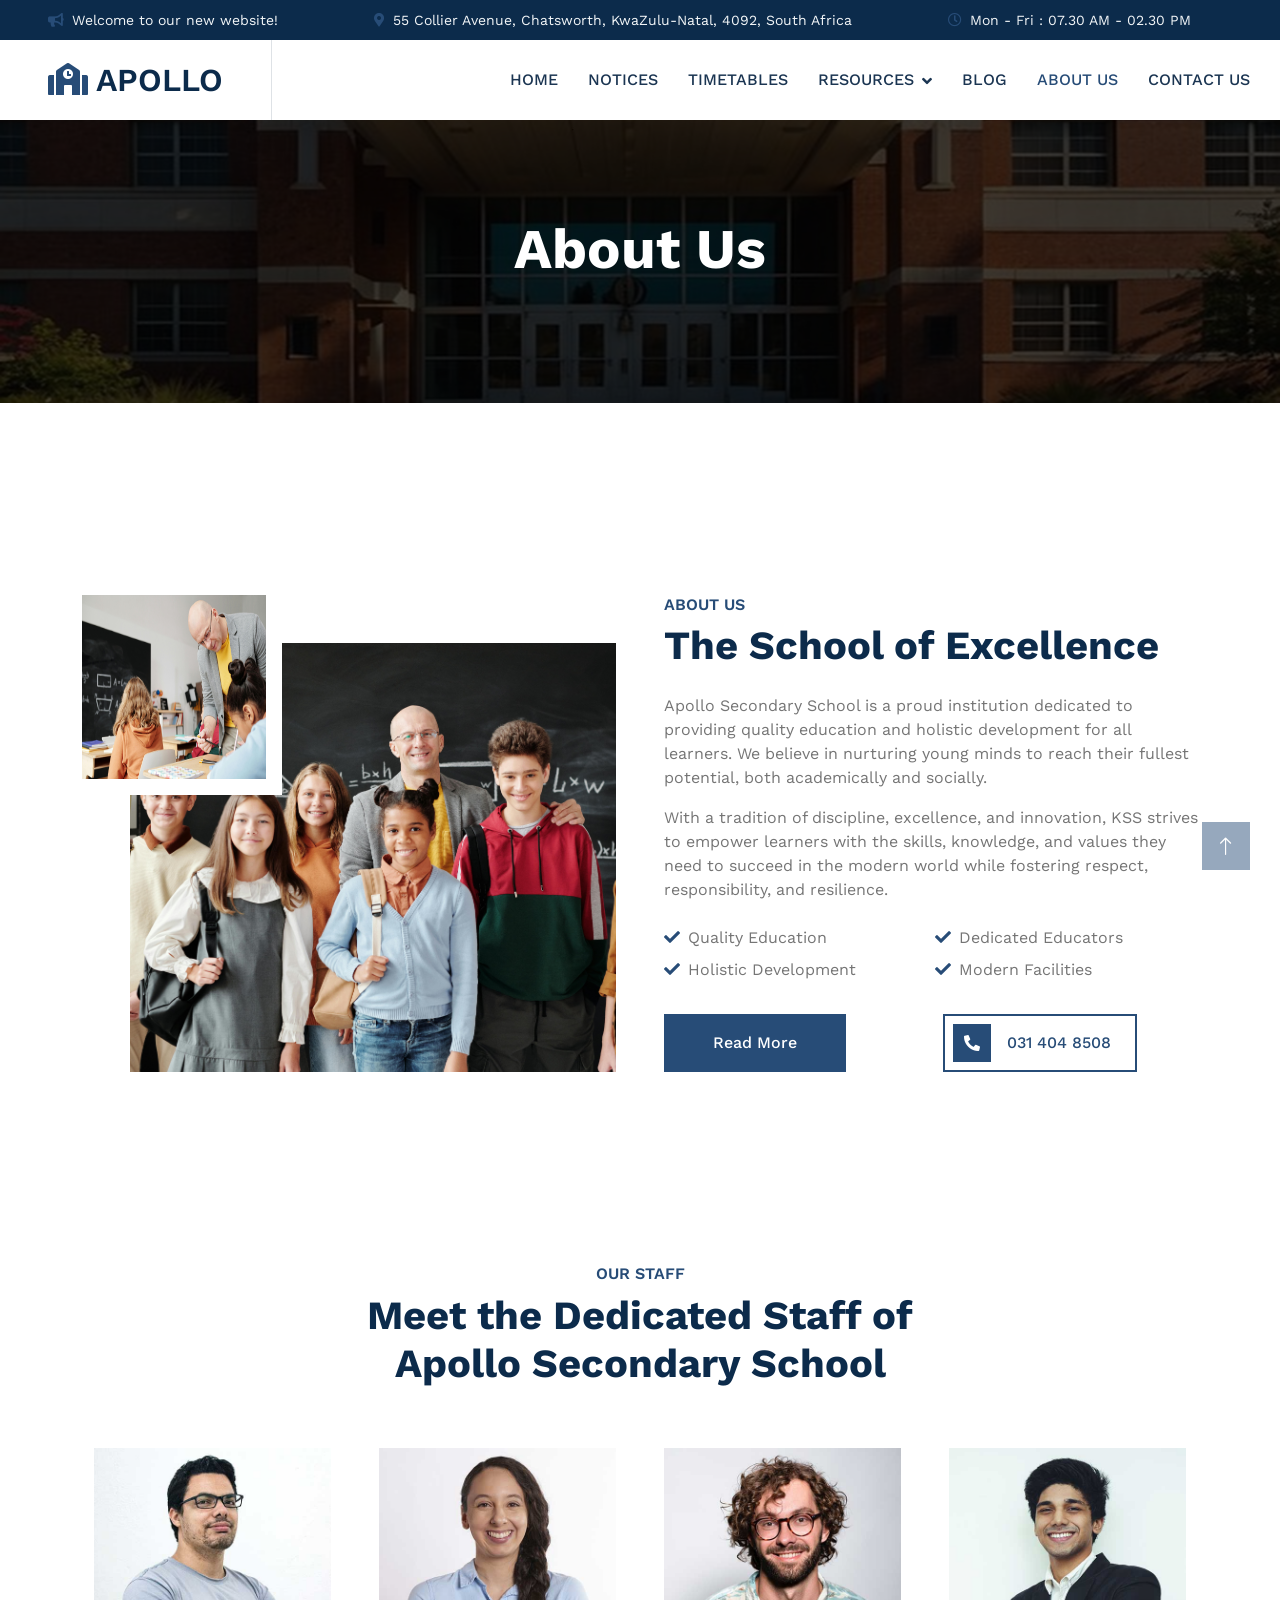
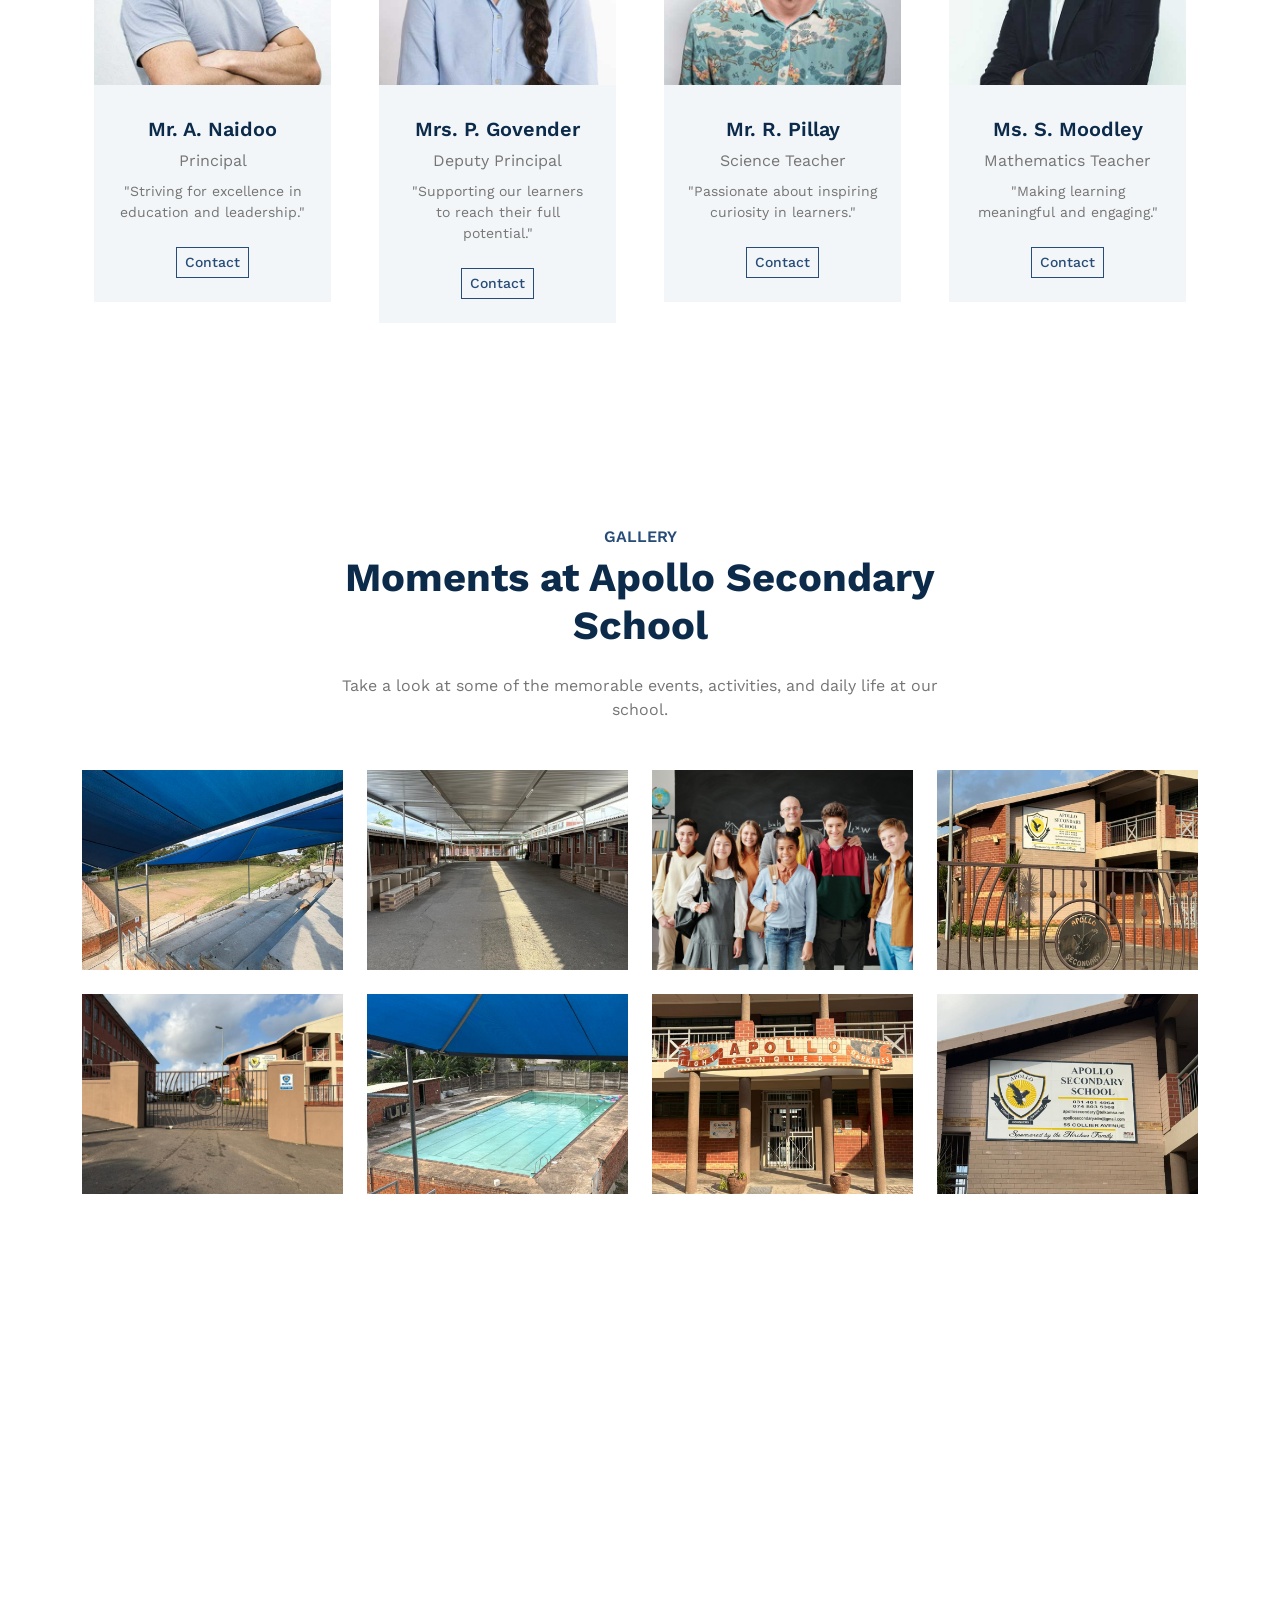
<file: about.html>
<!DOCTYPE html>
<html lang="en">

<head>

    <!-- Google tag (gtag.js) -->
    <script async src="https://www.googletagmanager.com/gtag/js?id=G-QKPHYVEF1Z"></script>
    <script>
        window.dataLayer = window.dataLayer || [];
        function gtag() { dataLayer.push(arguments); }
        gtag('js', new Date());

        gtag('config', 'G-QKPHYVEF1Z');
    </script>

    <meta charset="utf-8">
    <title>About</title>
    <meta content="width=device-width, initial-scale=1.0" name="viewport">
    <meta content="" name="keywords">
    <meta content="" name="description">

    <!-- Favicon -->
    <link href="img/favicon.ico" rel="icon">

    <!-- Google Web Fonts -->
    <link rel="preconnect" href="https://fonts.googleapis.com">
    <link rel="preconnect" href="https://fonts.gstatic.com" crossorigin>
    <link href="https://fonts.googleapis.com/css2?family=Work+Sans:wght@400;500;600;700&display=swap" rel="stylesheet">

    <!-- Icon Font Stylesheet -->
    <link href="https://cdnjs.cloudflare.com/ajax/libs/font-awesome/5.10.0/css/all.min.css" rel="stylesheet">
    <link href="https://cdn.jsdelivr.net/npm/bootstrap-icons@1.4.1/font/bootstrap-icons.css" rel="stylesheet">

    <!-- Libraries Stylesheet -->
    <link href="lib/animate/animate.min.css" rel="stylesheet">
    <link href="lib/owlcarousel/assets/owl.carousel.min.css" rel="stylesheet">

    <!-- Customized Bootstrap Stylesheet -->
    <link href="css/bootstrap.min.css" rel="stylesheet">

    <!-- Template Stylesheet -->
    <link href="css/style.css" rel="stylesheet">

    <script>(function (w, d) { w.CollectId = "68a86af59fb0597de86ef7a2"; var h = d.head || d.getElementsByTagName("head")[0]; var s = d.createElement("script"); s.setAttribute("type", "text/javascript"); s.async = true; s.setAttribute("src", "https://collectcdn.com/launcher.js"); h.appendChild(s); })(window, document);</script>
</head>

<body>

    <!-- Topbar Start -->
    <div class="container-fluid bg-dark text-light p-0">
        <div class="topbar-wrapper-container">
            <div class="topbar-wrapper">
                <!-- First set of items -->
                <div class="topbar-scroll d-flex align-items-center py-2">
                    <div class="d-flex align-items-center px-5">
                        <small class="fa fa-bullhorn text-primary me-2" aria-hidden="true"></small>
                        <small>Welcome to our new website!</small>
                    </div>
                    <div class="d-flex align-items-center px-5">
                        <small class="fa fa-map-marker-alt text-primary me-2" aria-hidden="true"></small>
                        <small>55 Collier Avenue, Chatsworth, KwaZulu-Natal, 4092, South Africa</small>
                    </div>
                    <div class="d-flex align-items-center px-5">
                        <small class="far fa-clock text-primary me-2" aria-hidden="true"></small>
                        <small>Mon - Fri : 07.30 AM - 02.30 PM</small>
                    </div>
                    <div class="d-flex align-items-center px-5">
                        <small class="fa fa-phone-alt text-primary me-2" aria-hidden="true"></small>
                        <small>+27 31 401 4964</small>
                    </div>
                    <div class="d-flex align-items-center px-5">
                        <a class="text-light me-3" href="https://www.facebook.com/" aria-label="Visit our Facebook page"
                            title="Facebook">
                            <i class="fab fa-facebook-f" aria-hidden="true"></i>
                        </a>
                        <a class="text-light me-3" href="https://x.com/" aria-label="Visit our X (Twitter) page"
                            title="X (Twitter)">
                            <i class="fab fa-twitter" aria-hidden="true"></i>
                        </a>
                        <a class="text-light" href="https://www.instagram.com/" aria-label="Visit our Instagram page"
                            title="Instagram">
                            <i class="fab fa-instagram" aria-hidden="true"></i>
                        </a>
                    </div>
                </div>

                <!-- Duplicate second set (aria-hidden so screen readers don't repeat) -->
                <div class="topbar-scroll d-flex align-items-center py-2" aria-hidden="true">
                    <div class="d-flex align-items-center px-5">
                        <small class="fa fa-bullhorn text-primary me-2"></small>
                        <small>Welcome to our new website!</small>
                    </div>
                    <div class="d-flex align-items-center px-5">
                        <small class="fa fa-map-marker-alt text-primary me-2"></small>
                        <small>55 Collier Avenue, Chatsworth, KwaZulu-Natal, 4092, South Africa<</small>
                    </div>
                    <div class="d-flex align-items-center px-5">
                        <small class="far fa-clock text-primary me-2"></small>
                        <small>Mon - Fri : 07.30 AM - 02.30 PM</small>
                    </div>
                    <div class="d-flex align-items-center px-5">
                        <small class="fa fa-phone-alt text-primary me-2"></small>
                        <small>+27 31 401 4964</small>
                    </div>
                    <div class="d-flex align-items-center px-5">
                        <a class="text-light me-3" href="https://www.facebook.com/" tabindex="-1">
                            <i class="fab fa-facebook-f"></i>
                        </a>
                        <a class="text-light me-3" href="https://x.com/" tabindex="-1">
                            <i class="fab fa-twitter"></i>
                        </a>
                        <a class="text-light" href="https://www.instagram.com/" tabindex="-1">
                            <i class="fab fa-instagram"></i>
                        </a>
                    </div>
                </div>
            </div>
        </div>
    </div>
    <!-- Topbar End -->


    <!-- Navbar Start -->
    <nav class="navbar navbar-expand-lg bg-white navbar-light sticky-top p-0">
        <a href="index.html" class="navbar-brand d-flex align-items-center border-end px-4 px-lg-5">
            <h2 class="m-0"><i class="fa fa-school text-primary me-2"></i>APOLLO</h2>
        </a>
        <button type="button" class="navbar-toggler me-4" data-bs-toggle="collapse" data-bs-target="#navbarCollapse">
            <span class="navbar-toggler-icon"></span>
        </button>
        <div class="collapse navbar-collapse" id="navbarCollapse">
            <div class="navbar-nav ms-auto p-4 p-lg-0">
                <a href="index.html" class="nav-item nav-link">Home</a>
                <a href="notices.html" class="nav-item nav-link">Notices</a>
                <a href="timetables.html" class="nav-item nav-link">Timetables</a>

                <!-- Dropdown for Resources -->
                <div class="nav-item dropdown">
                    <a href="#" class="nav-link dropdown-toggle" data-bs-toggle="dropdown">Resources</a>
                    <div class="dropdown-menu fade-down m-0">
                        <a href="past-papers.html" class="dropdown-item">Past Papers</a>
                        <a href="optima-classes.html" class="dropdown-item">Optima Classes</a>
                    </div>
                </div>

                
                <a href="blog.html" class="nav-item nav-link">Blog</a>
                <a href="about.html" class="nav-item nav-link active">About Us</a>
                <a href="contact.html" class="nav-item nav-link">Contact Us</a>
            </div>
        </div>
    </nav>
    <!-- Navbar End -->


    <!-- Page Header Start -->
    <div class="container-fluid page-header py-6 my-6 mt-0 wow fadeIn" data-wow-delay="0.1s">
        <div class="container text-center">
            <h1 class="display-4 text-white animated slideInDown mb-4">About Us</h1>
        </div>
    </div>
    <!-- Page Header End -->


    <!-- About Start -->
    <div class="container-xxl py-6">
        <div class="container">
            <div class="row g-5">
                <!-- Left Image Section -->
                <div class="col-lg-6 wow fadeInUp" data-wow-delay="0.1s">
                    <div class="position-relative overflow-hidden ps-5 pt-5 h-100" style="min-height: 400px;">
                        <img class="position-absolute w-100 h-100" src="img/about-1.jpg"
                            alt="Apollo Secondary School" style="object-fit: cover;">
                        <img class="position-absolute top-0 start-0 bg-white pe-3 pb-3" src="img/about-2.jpg"
                            alt="KSS Students" style="width: 200px; height: 200px;">
                    </div>
                </div>

                <!-- Right Content Section -->
                <div class="col-lg-6 wow fadeInUp" data-wow-delay="0.5s">
                    <div class="h-100">
                        <h6 class="text-primary text-uppercase mb-2">About Us</h6>
                        <h1 class="display-6 mb-4">The School of Excellence</h1>
                        <p>
                            Apollo Secondary School is a proud institution dedicated to providing quality education
                            and holistic development for all learners. We believe in nurturing young minds to reach
                            their fullest potential, both academically and socially.
                        </p>
                        <p class="mb-4">
                            With a tradition of discipline, excellence, and innovation, KSS strives to empower learners
                            with the skills, knowledge, and values they need to succeed in the modern world while
                            fostering respect, responsibility, and resilience.
                        </p>

                        <!-- School Highlights -->
                        <div class="row g-2 mb-4 pb-2">
                            <div class="col-sm-6">
                                <i class="fa fa-check text-primary me-2"></i>Quality Education
                            </div>
                            <div class="col-sm-6">
                                <i class="fa fa-check text-primary me-2"></i>Dedicated Educators
                            </div>
                            <div class="col-sm-6">
                                <i class="fa fa-check text-primary me-2"></i>Holistic Development
                            </div>
                            <div class="col-sm-6">
                                <i class="fa fa-check text-primary me-2"></i>Modern Facilities
                            </div>
                        </div>

                        <!-- Buttons -->
                        <div class="row g-4">
                            <div class="col-sm-6">
                                <a class="btn btn-primary py-3 px-5" href="about.html">Read More</a>
                            </div>
                            <div class="col-sm-6">
                                <a class="d-inline-flex align-items-center btn btn-outline-primary border-2 p-2"
                                    href="tel:+27314048508">
                                    <span class="flex-shrink-0 btn-square bg-primary">
                                        <i class="fa fa-phone-alt text-white"></i>
                                    </span>
                                    <span class="px-3">031 404 8508</span>
                                </a>
                            </div>
                        </div>
                    </div>
                </div>
            </div>
        </div>
    </div>
    <!-- About End -->


    <!-- Staff Info Start -->
    <div class="container-xxl py-6">
        <div class="container">
            <div class="text-center mx-auto mb-5 wow fadeInUp" data-wow-delay="0.1s" style="max-width: 600px;">
                <h6 class="text-primary text-uppercase mb-2">Our Staff</h6>
                <h1 class="display-6 mb-4">Meet the Dedicated Staff of Apollo Secondary School</h1>
            </div>
            <div class="row g-4 staff-items">

                <!-- Principal -->
                <div class="col-lg-3 col-md-6 wow fadeInUp" data-wow-delay="0.1s">
                    <div class="team-item position-relative">
                        <div class="position-relative">
                            <img class="img-fluid" src="img/team-1.jpg" alt="Principal">
                        </div>
                        <div class="bg-light text-center p-4">
                            <h5 class="mt-2">Mr. A. Naidoo</h5>
                            <span>Principal</span>
                            <p class="mt-2 small">"Striving for excellence in education and leadership."</p>
                            <a class="btn btn-sm btn-outline-primary mt-2" href="mailto:principal@kss.co.za">Contact</a>
                        </div>
                    </div>
                </div>

                <!-- Deputy Principal -->
                <div class="col-lg-3 col-md-6 wow fadeInUp" data-wow-delay="0.3s">
                    <div class="team-item position-relative">
                        <div class="position-relative">
                            <img class="img-fluid" src="img/team-2.jpg" alt="Deputy Principal">
                        </div>
                        <div class="bg-light text-center p-4">
                            <h5 class="mt-2">Mrs. P. Govender</h5>
                            <span>Deputy Principal</span>
                            <p class="mt-2 small">"Supporting our learners to reach their full potential."</p>
                            <a class="btn btn-sm btn-outline-primary mt-2" href="mailto:deputy@kss.co.za">Contact</a>
                        </div>
                    </div>
                </div>

                <!-- HOD Example -->
                <div class="col-lg-3 col-md-6 wow fadeInUp" data-wow-delay="0.5s">
                    <div class="team-item position-relative">
                        <div class="position-relative">
                            <img class="img-fluid" src="img/team-3.jpg" alt="Head of Department">
                        </div>
                        <div class="bg-light text-center p-4">
                            <h5 class="mt-2">Mr. R. Pillay</h5>
                            <span>Science Teacher</span>
                            <p class="mt-2 small">"Passionate about inspiring curiosity in learners."</p>
                            <a class="btn btn-sm btn-outline-primary mt-2"
                                href="mailto:sciencehod@kss.co.za">Contact</a>
                        </div>
                    </div>
                </div>

                <!-- Teacher Example -->
                <div class="col-lg-3 col-md-6 wow fadeInUp" data-wow-delay="0.7s">
                    <div class="team-item position-relative">
                        <div class="position-relative">
                            <img class="img-fluid" src="img/team-4.jpg" alt="Teacher">
                        </div>
                        <div class="bg-light text-center p-4">
                            <h5 class="mt-2">Ms. S. Moodley</h5>
                            <span>Mathematics Teacher</span>
                            <p class="mt-2 small">"Making learning meaningful and engaging."</p>
                            <a class="btn btn-sm btn-outline-primary mt-2" href="mailto:maths@kss.co.za">Contact</a>
                        </div>
                    </div>
                </div>

            </div>
        </div>
    </div>
    <!-- Staff Info End -->


    <!-- Gallery Start -->
    <div class="container-xxl py-6">
        <div class="container">
            <div class="text-center mx-auto mb-5 wow fadeInUp" data-wow-delay="0.1s" style="max-width: 600px;">
                <h6 class="text-primary text-uppercase mb-2">Gallery</h6>
                <h1 class="display-6 mb-4">Moments at Apollo Secondary School</h1>
                <p>Take a look at some of the memorable events, activities, and daily life at our school.</p>
            </div>
            <div class="row g-4">
                <div class="col-lg-3 col-md-4 col-sm-6 wow fadeInUp" data-wow-delay="0.1s">
                    <div class="position-relative overflow-hidden">
                        <img class="img-fluid w-100" src="img/Apollo Images/WhatsApp Image 2026-05-23 at 15.55.28 (1).jpeg" alt="Gallery Image 1"
                            style="height: 200px; object-fit: cover;">
                    </div>
                </div>
                <div class="col-lg-3 col-md-4 col-sm-6 wow fadeInUp" data-wow-delay="0.2s">
                    <div class="position-relative overflow-hidden">
                        <img class="img-fluid w-100" src="img/Apollo Images/WhatsApp Image 2026-05-23 at 15.55.28.jpeg" alt="Gallery Image 2"
                            style="height: 200px; object-fit: cover;">
                    </div>
                </div>
                <div class="col-lg-3 col-md-4 col-sm-6 wow fadeInUp" data-wow-delay="0.3s">
                    <div class="position-relative overflow-hidden">
                        <img class="img-fluid w-100" src="img/about-1.jpg" alt="Gallery Image 3"
                            style="height: 200px; object-fit: cover;">
                    </div>
                </div>
                <div class="col-lg-3 col-md-4 col-sm-6 wow fadeInUp" data-wow-delay="0.4s">
                    <div class="position-relative overflow-hidden">
                        <img class="img-fluid w-100" src="img/Apollo Images/WhatsApp Image 2026-05-23 at 15.55.29 (1).jpeg" alt="Gallery Image 4"
                            style="height: 200px; object-fit: cover;">
                    </div>
                </div>
                <div class="col-lg-3 col-md-4 col-sm-6 wow fadeInUp" data-wow-delay="0.5s">
                    <div class="position-relative overflow-hidden">
                        <img class="img-fluid w-100" src="img/Apollo Images/WhatsApp Image 2026-05-23 at 15.55.30 (1).jpeg" alt="Gallery Image 5"
                            style="height: 200px; object-fit: cover;">
                    </div>
                </div>
                <div class="col-lg-3 col-md-4 col-sm-6 wow fadeInUp" data-wow-delay="0.6s">
                    <div class="position-relative overflow-hidden">
                        <img class="img-fluid w-100" src="img/Apollo Images/WhatsApp Image 2026-05-23 at 15.55.29.jpeg" alt="Gallery Image 6"
                            style="height: 200px; object-fit: cover;">
                    </div>
                </div>
                <div class="col-lg-3 col-md-4 col-sm-6 wow fadeInUp" data-wow-delay="0.7s">
                    <div class="position-relative overflow-hidden">
                        <img class="img-fluid w-100" src="img/Apollo Images/WhatsApp Image 2026-05-23 at 15.55.30 (2).jpeg" alt="Gallery Image 7"
                            style="height: 200px; object-fit: cover;">
                    </div>
                </div>
                <div class="col-lg-3 col-md-4 col-sm-6 wow fadeInUp" data-wow-delay="0.8s">
                    <div class="position-relative overflow-hidden">
                        <img class="img-fluid w-100" src="img/Apollo Images/WhatsApp Image 2026-05-23 at 15.55.30.jpeg" alt="Gallery Image 8"
                            style="height: 200px; object-fit: cover;">
                    </div>
                </div>
            </div>
        </div>
    </div>
    <!-- Gallery End -->


    <!-- Footer Start -->
    <div class="container-fluid bg-dark text-light footer my-6 mb-0 py-6 wow fadeIn" data-wow-delay="0.1s">
        <div class="container">
            <div class="row g-5">
                <div class="col-lg-3 col-md-6">
                    <h4 class="text-white mb-4">Get In Touch</h4>
                    <h2 class="text-primary mb-4"><i class="fa fa-school text-white me-2"></i>KSS</h2>
                    <p class="mb-2"><i class="fa fa-map-marker-alt me-3"></i>55 Collier Avenue, Chatsworth 4092</p>
                    <p class="mb-2"><i class="fa fa-phone-alt me-3"></i>+27 31 401 4964</p>
                    <p class="mb-2"><i class="fa fa-envelope me-3"></i>Apollo@gmail.com</p>
                </div>
                <div class="col-lg-3 col-md-6">
                    <h4 class="text-light mb-4">Quick Links</h4>
                    <a class="btn btn-link" href="index.html">Home</a>
                    <a class="btn btn-link" href="notices.html">Notices</a>
                    <a class="btn btn-link" href="timetables.html">Timetables</a>
                    <a class="btn btn-link" href="resources.html">Past-Papers</a>
                    <a class="btn btn-link" href="resources.html">Optima Classes</a>
                    <a class="btn btn-link" href="about.html">About Us</a>
                    <a class="btn btn-link" href="contact.html">Contact Us</a>
                </div>
                <div class="col-lg-3 col-md-6">
                    <h4 class="text-light mb-4">Usefull Links</h4>
                    <a class="btn btn-link" href="https://www.gov.za/about-sa/school-calendar" target="_blank"
                        rel="noopener noreferrer">
                        Academic Calender <i class="fas fa-external-link-alt ms-1"></i>
                    </a>

                    <a class="btn btn-link" href="https://www.education.gov.za/" target="_blank"
                        rel="noopener noreferrer">
                        Education Department <i class="fas fa-external-link-alt ms-1"></i>
                    </a>

                    <a class="btn btn-link"
                        href="https://www.gemschoolwear.com/?utm_campaign=gs-2018-10-27&utm_source=google&utm_medium=smart_campaign&gad_source=1&gad_campaignid=21194878225&gbraid=0AAAAADqSvBX6hMqWXmQOeqIs3IOO6nsYa&gclid=Cj0KCQjw5JXFBhCrARIsAL1ckPuDtmHqFK48JNkG7V02IhJnPGnypAT-fSR-yPa9S_Vtp9E4JQGWVjEaAvNuEALw_wcB"
                        target="_blank" rel="noopener noreferrer">
                        Gems Schoolwear <i class="fas fa-external-link-alt ms-1"></i>
                    </a>

                    <a class="btn btn-link" href="" target="_blank" rel="noopener noreferrer">
                        Tuckshop Menu <i class="fas fa-external-link-alt ms-1"></i>
                    </a>

                    <a class="btn btn-link" href="https://www.findglocal.com/ZA/Durban/201578616522025/Blue-Security---Durban" target="_blank" rel="noopener noreferrer">
                        Blue Security <i class="fas fa-external-link-alt ms-1"></i>
                    </a>

                    <!-- Privacy Policy Link -->
                    <a class="btn btn-link" href="privacy policy/KSS Privacy Policy.pdf" target="_blank"
                        rel="noopener noreferrer">
                        Privacy Policy <i class="fas fa-external-link-alt ms-1"></i>
                    </a>

                </div>
                <div class="col-lg-3 col-md-6">
                    <h4 class="text-light mb-4">Follow Us</h4>
                    <div class="d-flex pt-2">
                        <a class="btn btn-square btn-outline-light me-1" href="https://x.com/" target="_blank"
                            rel="noopener noreferrer">
                            <i class="fab fa-twitter"></i>
                        </a>
                        <a class="btn btn-square btn-outline-light me-1" href="https://www.facebook.com/"
                            target="_blank" rel="noopener noreferrer">
                            <i class="fab fa-facebook-f"></i>
                        </a>
                        <a class="btn btn-square btn-outline-light me-1" href="https://www.instagram.com/"
                            target="_blank" rel="noopener noreferrer">
                            <i class="fab fa-instagram"></i>
                        </a>
                    </div>
                </div>
            </div>
        </div>
    </div>
    <!-- Footer End -->


    <!-- Copyright Start -->
    <div class="container-fluid copyright text-light py-4 wow fadeIn" data-wow-delay="0.1s" style="background:#003366;">
        <div class="container">
            <div class="row">
                <div class="col-md-6 text-center text-md-start mb-3 mb-md-0">
                    &copy; <a href="#">Apollo Secondary School</a>, All Rights Reserved.
                </div>
                <div class="col-md-6 text-center text-md-end">
                    Designed & Maintained by <a href="#">KSS Web Team</a>
                </div>
            </div>
        </div>
    </div>
    <!-- Copyright End -->


    <!-- Back to Top -->
    <a href="#" class="btn btn-lg btn-primary btn-lg-square back-to-top"><i class="bi bi-arrow-up"></i></a>


    <style>
        /* Container hides overflow */
        .topbar-wrapper-container {
            overflow: hidden;
        }

        /* Wrapper for the loop */
        .topbar-wrapper {
            display: flex;
            width: 200%;
            /* double width for seamless loop */
            animation: ticker 30s linear infinite;
        }

        /* Each scrolling content set */
        .topbar-scroll {
            display: flex;
            flex-shrink: 0;
            /* prevent stacking */
            min-width: 50%;
            /* ensure each set fills half of wrapper */
            white-space: nowrap;
        }

        /* Smooth infinite loop animation */
        @keyframes ticker {
            0% {
                transform: translateX(0);
            }

            100% {
                transform: translateX(-50%);
            }
        }
    </style>


    <!-- JavaScript Libraries -->
    <script src="https://code.jquery.com/jquery-3.4.1.min.js"></script>
    <script src="https://cdn.jsdelivr.net/npm/bootstrap@5.0.0/dist/js/bootstrap.bundle.min.js"></script>
    <script src="lib/wow/wow.min.js"></script>
    <script src="lib/easing/easing.min.js"></script>
    <script src="lib/waypoints/waypoints.min.js"></script>
    <script src="lib/owlcarousel/owl.carousel.min.js"></script>

    <!-- Template Javascript -->
    <script src="js/main.js"></script>
</body>

</html>
</file>
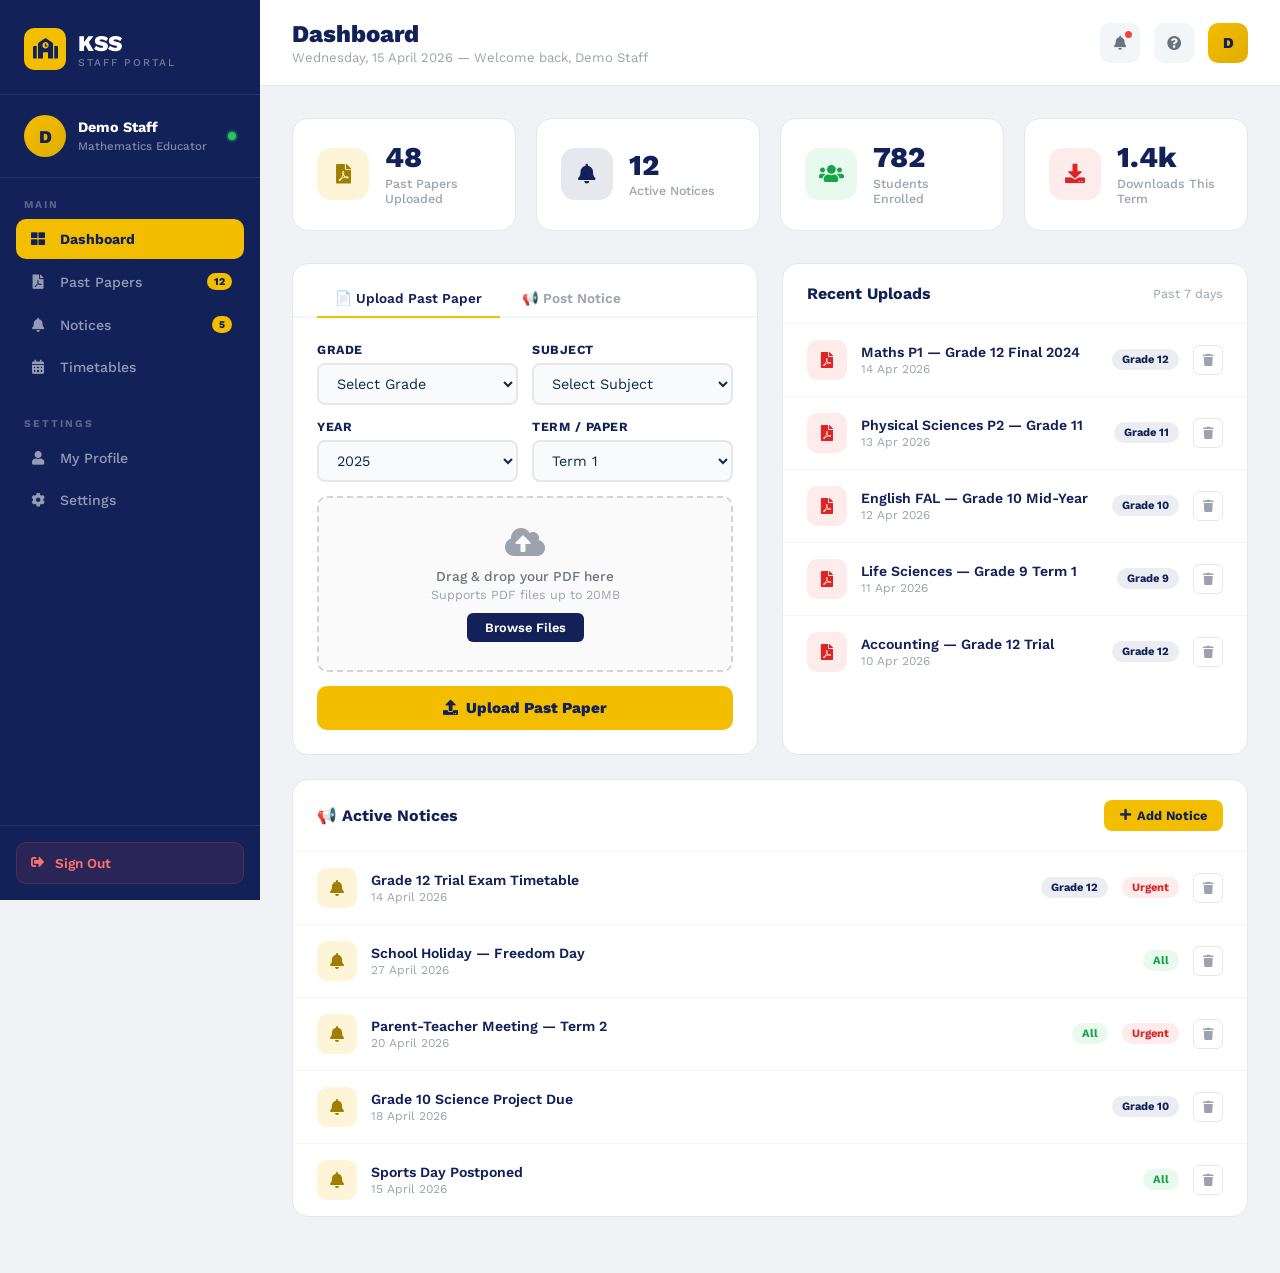
<file: dashboard.html>
<!DOCTYPE html>
<html lang="en">
<head>
    <meta charset="utf-8">
    <meta name="viewport" content="width=device-width, initial-scale=1.0">
    <title>KSS Staff Dashboard</title>
    <link rel="preconnect" href="https://fonts.googleapis.com">
    <link rel="preconnect" href="https://fonts.gstatic.com" crossorigin>
    <link href="https://fonts.googleapis.com/css2?family=Work+Sans:wght@400;500;600;700;800&display=swap" rel="stylesheet">
    <link href="https://cdnjs.cloudflare.com/ajax/libs/font-awesome/5.10.0/css/all.min.css" rel="stylesheet">
    <style>
        :root {
            --primary: #F3BD00;
            --primary-light: rgba(243,189,0,0.12);
            --dark: #0C2B4B;
            --navy: #122259;
            --light: #F3F6F8;
            --sidebar-w: 260px;
        }

        * { margin: 0; padding: 0; box-sizing: border-box; }

        body {
            font-family: 'Work Sans', sans-serif;
            background: #f0f2f5;
            color: var(--dark);
            display: flex;
            min-height: 100vh;
        }

        /* ---- SIDEBAR ---- */
        .sidebar {
            width: var(--sidebar-w);
            background: var(--navy);
            display: flex;
            flex-direction: column;
            position: fixed;
            top: 0; left: 0;
            height: 100vh;
            z-index: 100;
            overflow-y: auto;
        }

        .sidebar-logo {
            padding: 28px 24px 24px;
            border-bottom: 1px solid rgba(255,255,255,0.08);
            display: flex;
            align-items: center;
            gap: 12px;
        }

        .logo-box {
            width: 42px; height: 42px;
            background: var(--primary);
            border-radius: 10px;
            display: flex;
            align-items: center;
            justify-content: center;
            flex-shrink: 0;
        }
        .logo-box i { font-size: 20px; color: var(--navy); }

        .sidebar-logo h2 {
            font-size: 1.4rem;
            font-weight: 800;
            color: white;
        }
        .sidebar-logo span {
            display: block;
            font-size: 0.65rem;
            font-weight: 500;
            color: rgba(255,255,255,0.4);
            letter-spacing: 2px;
            text-transform: uppercase;
        }

        .staff-profile {
            padding: 20px 24px;
            border-bottom: 1px solid rgba(255,255,255,0.08);
            display: flex;
            align-items: center;
            gap: 12px;
        }

        .avatar {
            width: 42px; height: 42px;
            border-radius: 50%;
            background: linear-gradient(135deg, var(--primary), #e0ad00);
            display: flex;
            align-items: center;
            justify-content: center;
            font-size: 18px;
            font-weight: 800;
            color: var(--navy);
            flex-shrink: 0;
        }

        .staff-info h4 {
            font-size: 0.9rem;
            font-weight: 700;
            color: white;
        }
        .staff-info span {
            font-size: 0.72rem;
            color: rgba(255,255,255,0.45);
            font-weight: 500;
        }

        .online-dot {
            width: 8px; height: 8px;
            background: #22c55e;
            border-radius: 50%;
            margin-left: auto;
            flex-shrink: 0;
            box-shadow: 0 0 0 2px rgba(34,197,94,0.3);
        }

        .nav-section {
            padding: 20px 16px 8px;
        }

        .nav-section-label {
            font-size: 0.65rem;
            font-weight: 700;
            color: rgba(255,255,255,0.3);
            letter-spacing: 2px;
            text-transform: uppercase;
            padding: 0 8px;
            margin-bottom: 8px;
        }

        .nav-item {
            display: flex;
            align-items: center;
            gap: 12px;
            padding: 12px 12px;
            border-radius: 10px;
            cursor: pointer;
            transition: all 0.2s ease;
            margin-bottom: 2px;
            color: rgba(255,255,255,0.55);
            font-size: 0.88rem;
            font-weight: 500;
            text-decoration: none;
        }

        .nav-item i {
            width: 20px;
            text-align: center;
            font-size: 14px;
        }

        .nav-item:hover {
            background: rgba(255,255,255,0.07);
            color: white;
        }

        .nav-item.active {
            background: var(--primary);
            color: var(--navy);
            font-weight: 700;
        }

        .nav-item .badge-count {
            margin-left: auto;
            background: var(--primary);
            color: var(--navy);
            font-size: 0.65rem;
            font-weight: 800;
            padding: 2px 7px;
            border-radius: 50px;
        }

        .nav-item.active .badge-count {
            background: var(--navy);
            color: var(--primary);
        }

        .sidebar-footer {
            margin-top: auto;
            padding: 16px;
            border-top: 1px solid rgba(255,255,255,0.08);
        }

        .btn-logout {
            width: 100%;
            display: flex;
            align-items: center;
            gap: 10px;
            padding: 12px 14px;
            background: rgba(239,68,68,0.1);
            border: 1px solid rgba(239,68,68,0.2);
            border-radius: 10px;
            color: #f87171;
            font-family: 'Work Sans', sans-serif;
            font-size: 0.85rem;
            font-weight: 600;
            cursor: pointer;
            transition: all 0.2s;
            text-decoration: none;
        }

        .btn-logout:hover {
            background: rgba(239,68,68,0.2);
        }

        /* ---- MAIN CONTENT ---- */
        .main {
            margin-left: var(--sidebar-w);
            flex: 1;
            display: flex;
            flex-direction: column;
        }

        /* Top Header */
        .top-header {
            background: white;
            padding: 20px 32px;
            display: flex;
            align-items: center;
            justify-content: space-between;
            border-bottom: 1px solid #e5e7eb;
            position: sticky;
            top: 0;
            z-index: 50;
        }

        .top-header h1 {
            font-size: 1.5rem;
            font-weight: 800;
            color: var(--navy);
        }

        .top-header p {
            font-size: 0.82rem;
            color: #9ca3af;
            margin-top: 2px;
        }

        .header-actions {
            display: flex;
            align-items: center;
            gap: 14px;
        }

        .icon-btn {
            width: 40px; height: 40px;
            border-radius: 10px;
            background: var(--light);
            border: none;
            cursor: pointer;
            display: flex;
            align-items: center;
            justify-content: center;
            color: #6b7280;
            font-size: 14px;
            transition: all 0.2s;
            position: relative;
        }

        .icon-btn:hover { background: #e5e7eb; color: var(--navy); }

        .notif-dot {
            position: absolute;
            top: 8px; right: 8px;
            width: 7px; height: 7px;
            background: #ef4444;
            border-radius: 50%;
        }

        /* Page Content */
        .page-content {
            padding: 32px;
            flex: 1;
        }

        /* Stats Row */
        .stats-row {
            display: grid;
            grid-template-columns: repeat(4, 1fr);
            gap: 20px;
            margin-bottom: 32px;
        }

        .stat-card {
            background: white;
            border-radius: 16px;
            padding: 24px;
            display: flex;
            align-items: center;
            gap: 16px;
            border: 1px solid #e5e7eb;
            transition: transform 0.2s, box-shadow 0.2s;
        }

        .stat-card:hover {
            transform: translateY(-2px);
            box-shadow: 0 8px 25px rgba(0,0,0,0.08);
        }

        .stat-icon {
            width: 52px; height: 52px;
            border-radius: 14px;
            display: flex;
            align-items: center;
            justify-content: center;
            font-size: 20px;
            flex-shrink: 0;
        }

        .stat-icon.gold { background: rgba(243,189,0,0.15); color: #a07e00; }
        .stat-icon.blue { background: rgba(18,34,89,0.1); color: var(--navy); }
        .stat-icon.green { background: rgba(34,197,94,0.1); color: #16a34a; }
        .stat-icon.red { background: rgba(239,68,68,0.1); color: #dc2626; }

        .stat-info h3 {
            font-size: 1.8rem;
            font-weight: 800;
            color: var(--navy);
            line-height: 1;
        }
        .stat-info p {
            font-size: 0.78rem;
            color: #9ca3af;
            font-weight: 500;
            margin-top: 4px;
        }

        /* Content Grid */
        .content-grid {
            display: grid;
            grid-template-columns: 1fr 1fr;
            gap: 24px;
            margin-bottom: 24px;
        }

        .panel {
            background: white;
            border-radius: 16px;
            border: 1px solid #e5e7eb;
            overflow: hidden;
        }

        .panel-header {
            padding: 20px 24px;
            border-bottom: 1px solid #f3f4f6;
            display: flex;
            align-items: center;
            justify-content: space-between;
        }

        .panel-header h3 {
            font-size: 1rem;
            font-weight: 700;
            color: var(--navy);
        }

        .panel-header span {
            font-size: 0.78rem;
            color: #9ca3af;
        }

        .btn-primary-sm {
            background: var(--primary);
            color: var(--navy);
            border: none;
            padding: 8px 16px;
            border-radius: 8px;
            font-family: 'Work Sans', sans-serif;
            font-size: 0.8rem;
            font-weight: 700;
            cursor: pointer;
            display: flex;
            align-items: center;
            gap: 6px;
            transition: all 0.2s;
        }

        .btn-primary-sm:hover { background: #e0ad00; }

        /* Upload Form */
        .upload-form {
            padding: 24px;
        }

        .form-row {
            display: grid;
            grid-template-columns: 1fr 1fr;
            gap: 14px;
            margin-bottom: 14px;
        }

        .form-group {
            margin-bottom: 14px;
        }

        .form-group label {
            display: block;
            font-size: 0.78rem;
            font-weight: 700;
            color: var(--navy);
            margin-bottom: 6px;
            text-transform: uppercase;
            letter-spacing: 0.5px;
        }

        .form-group select,
        .form-group input[type="text"],
        .form-group input[type="date"],
        .form-group textarea {
            width: 100%;
            padding: 10px 14px;
            border: 2px solid #e5e7eb;
            border-radius: 8px;
            font-family: 'Work Sans', sans-serif;
            font-size: 0.9rem;
            color: var(--dark);
            background: #f9fafb;
            outline: none;
            transition: border-color 0.2s;
        }

        .form-group select:focus,
        .form-group input:focus,
        .form-group textarea:focus {
            border-color: var(--primary);
            background: white;
        }

        .drop-zone {
            border: 2px dashed #d1d5db;
            border-radius: 10px;
            padding: 28px;
            text-align: center;
            cursor: pointer;
            transition: all 0.2s;
            background: #fafafa;
            margin-bottom: 14px;
        }

        .drop-zone:hover, .drop-zone.dragover {
            border-color: var(--primary);
            background: rgba(243,189,0,0.04);
        }

        .drop-zone i { font-size: 2rem; color: #9ca3af; margin-bottom: 10px; display: block; }
        .drop-zone p { font-size: 0.85rem; color: #6b7280; font-weight: 500; }
        .drop-zone span { font-size: 0.78rem; color: #9ca3af; }
        .drop-zone .btn-browse {
            display: inline-block;
            margin-top: 10px;
            padding: 7px 18px;
            background: var(--navy);
            color: white;
            border: none;
            border-radius: 6px;
            font-family: 'Work Sans', sans-serif;
            font-size: 0.8rem;
            font-weight: 600;
            cursor: pointer;
        }

        .btn-submit {
            width: 100%;
            padding: 13px;
            background: var(--primary);
            color: var(--navy);
            border: none;
            border-radius: 10px;
            font-family: 'Work Sans', sans-serif;
            font-size: 0.95rem;
            font-weight: 800;
            cursor: pointer;
            display: flex;
            align-items: center;
            justify-content: center;
            gap: 8px;
            transition: all 0.2s;
        }

        .btn-submit:hover { background: #e0ad00; transform: translateY(-1px); }

        /* Recent Items */
        .recent-list { padding: 0; }

        .recent-item {
            display: flex;
            align-items: center;
            gap: 14px;
            padding: 16px 24px;
            border-bottom: 1px solid #f3f4f6;
            transition: background 0.2s;
        }

        .recent-item:last-child { border-bottom: none; }
        .recent-item:hover { background: #fafafa; }

        .file-icon {
            width: 40px; height: 40px;
            border-radius: 10px;
            display: flex;
            align-items: center;
            justify-content: center;
            font-size: 16px;
            flex-shrink: 0;
        }

        .file-icon.pdf { background: rgba(239,68,68,0.1); color: #dc2626; }
        .file-icon.notice { background: rgba(243,189,0,0.15); color: #a07e00; }

        .recent-item-info { flex: 1; min-width: 0; }
        .recent-item-info h4 {
            font-size: 0.88rem;
            font-weight: 600;
            color: var(--navy);
            white-space: nowrap;
            overflow: hidden;
            text-overflow: ellipsis;
        }
        .recent-item-info p {
            font-size: 0.75rem;
            color: #9ca3af;
            margin-top: 2px;
        }

        .item-badge {
            padding: 4px 10px;
            border-radius: 50px;
            font-size: 0.7rem;
            font-weight: 700;
            white-space: nowrap;
        }

        .item-badge.grade { background: rgba(18,34,89,0.08); color: var(--navy); }
        .item-badge.all { background: rgba(34,197,94,0.1); color: #16a34a; }
        .item-badge.important { background: rgba(239,68,68,0.1); color: #dc2626; }

        .item-actions {
            display: flex;
            gap: 6px;
        }

        .btn-icon-action {
            width: 30px; height: 30px;
            border-radius: 6px;
            border: 1px solid #e5e7eb;
            background: white;
            display: flex;
            align-items: center;
            justify-content: center;
            cursor: pointer;
            font-size: 12px;
            color: #9ca3af;
            transition: all 0.2s;
        }

        .btn-icon-action:hover { border-color: #dc2626; color: #dc2626; }

        /* Toast notification */
        .toast {
            position: fixed;
            bottom: 30px;
            right: 30px;
            background: var(--navy);
            color: white;
            padding: 16px 24px;
            border-radius: 12px;
            display: flex;
            align-items: center;
            gap: 12px;
            font-size: 0.9rem;
            font-weight: 600;
            box-shadow: 0 10px 30px rgba(0,0,0,0.2);
            transform: translateY(80px);
            opacity: 0;
            transition: all 0.4s cubic-bezier(0.34, 1.56, 0.64, 1);
            z-index: 999;
        }

        .toast.show {
            transform: translateY(0);
            opacity: 1;
        }

        .toast i { color: var(--primary); font-size: 18px; }

        /* Tabs */
        .tab-row {
            display: flex;
            gap: 4px;
            padding: 16px 24px 0;
            border-bottom: 2px solid #f3f4f6;
        }

        .tab-btn {
            padding: 10px 18px;
            background: none;
            border: none;
            border-bottom: 2px solid transparent;
            margin-bottom: -2px;
            font-family: 'Work Sans', sans-serif;
            font-size: 0.85rem;
            font-weight: 600;
            color: #9ca3af;
            cursor: pointer;
            transition: all 0.2s;
        }

        .tab-btn.active {
            color: var(--navy);
            border-bottom-color: var(--primary);
        }

        .tab-content { display: none; }
        .tab-content.active { display: block; }

        /* Wide panel */
        .wide-panel {
            background: white;
            border-radius: 16px;
            border: 1px solid #e5e7eb;
            overflow: hidden;
            margin-bottom: 24px;
        }

        @media (max-width: 1100px) {
            .stats-row { grid-template-columns: repeat(2, 1fr); }
            .content-grid { grid-template-columns: 1fr; }
        }

        @media (max-width: 768px) {
            .sidebar { transform: translateX(-100%); }
            .main { margin-left: 0; }
            .stats-row { grid-template-columns: 1fr 1fr; }
        }
    </style>
</head>
<body>

<!-- ========== SIDEBAR ========== -->
<aside class="sidebar">
    <div class="sidebar-logo">
        <div class="logo-box">
            <i class="fa fa-school"></i>
        </div>
        <div>
            <h2>KSS</h2>
            <span>Staff Portal</span>
        </div>
    </div>

    <div class="staff-profile">
        <div class="avatar">D</div>
        <div class="staff-info">
            <h4>Demo Staff</h4>
            <span>Mathematics Educator</span>
        </div>
        <div class="online-dot"></div>
    </div>

    <div class="nav-section">
        <div class="nav-section-label">Main</div>
        <a href="#" class="nav-item active" onclick="setPage('dashboard')">
            <i class="fa fa-th-large"></i> Dashboard
        </a>
        <a href="#" class="nav-item" onclick="setPage('pastpapers')">
            <i class="fa fa-file-pdf"></i> Past Papers
            <span class="badge-count">12</span>
        </a>
        <a href="#" class="nav-item" onclick="setPage('notices')">
            <i class="fa fa-bell"></i> Notices
            <span class="badge-count">5</span>
        </a>
        <a href="#" class="nav-item" onclick="setPage('timetables')">
            <i class="fa fa-calendar-alt"></i> Timetables
        </a>
    </div>

    <div class="nav-section">
        <div class="nav-section-label">Settings</div>
        <a href="#" class="nav-item">
            <i class="fa fa-user"></i> My Profile
        </a>
        <a href="#" class="nav-item">
            <i class="fa fa-cog"></i> Settings
        </a>
    </div>

    <div class="sidebar-footer">
        <a href="login.html" class="btn-logout">
            <i class="fa fa-sign-out-alt"></i>
            Sign Out
        </a>
    </div>
</aside>


<!-- ========== MAIN ========== -->
<div class="main">

    <!-- Top Header -->
    <header class="top-header">
        <div>
            <h1 id="pageTitle">Dashboard</h1>
            <p id="pageSubtitle">Wednesday, 15 April 2026 — Welcome back, Demo Staff</p>
        </div>
        <div class="header-actions">
            <button class="icon-btn" title="Notifications">
                <i class="fa fa-bell"></i>
                <span class="notif-dot"></span>
            </button>
            <button class="icon-btn" title="Help">
                <i class="fa fa-question-circle"></i>
            </button>
            <div class="avatar" style="width:40px;height:40px;border-radius:10px;font-size:15px;flex-shrink:0;">D</div>
        </div>
    </header>

    <!-- Page Content -->
    <div class="page-content">

        <!-- Stats -->
        <div class="stats-row">
            <div class="stat-card">
                <div class="stat-icon gold"><i class="fa fa-file-pdf"></i></div>
                <div class="stat-info">
                    <h3>48</h3>
                    <p>Past Papers Uploaded</p>
                </div>
            </div>
            <div class="stat-card">
                <div class="stat-icon blue"><i class="fa fa-bell"></i></div>
                <div class="stat-info">
                    <h3>12</h3>
                    <p>Active Notices</p>
                </div>
            </div>
            <div class="stat-card">
                <div class="stat-icon green"><i class="fa fa-users"></i></div>
                <div class="stat-info">
                    <h3>782</h3>
                    <p>Students Enrolled</p>
                </div>
            </div>
            <div class="stat-card">
                <div class="stat-icon red"><i class="fa fa-download"></i></div>
                <div class="stat-info">
                    <h3>1.4k</h3>
                    <p>Downloads This Term</p>
                </div>
            </div>
        </div>

        <!-- Upload + Recent Grid -->
        <div class="content-grid">

            <!-- Upload Panel with Tabs -->
            <div class="panel">
                <div class="tab-row">
                    <button class="tab-btn active" onclick="switchTab('papers')">📄 Upload Past Paper</button>
                    <button class="tab-btn" onclick="switchTab('notice')">📢 Post Notice</button>
                </div>

                <!-- Past Paper Tab -->
                <div class="tab-content active upload-form" id="tab-papers">
                    <div class="form-row">
                        <div class="form-group" style="margin-bottom:0">
                            <label>Grade</label>
                            <select id="pp-grade">
                                <option value="">Select Grade</option>
                                <option>Grade 8</option>
                                <option>Grade 9</option>
                                <option>Grade 10</option>
                                <option>Grade 11</option>
                                <option>Grade 12</option>
                            </select>
                        </div>
                        <div class="form-group" style="margin-bottom:0">
                            <label>Subject</label>
                            <select id="pp-subject">
                                <option value="">Select Subject</option>
                                <option>Mathematics</option>
                                <option>Physical Sciences</option>
                                <option>Life Sciences</option>
                                <option>English</option>
                                <option>Accounting</option>
                                <option>History</option>
                                <option>Geography</option>
                                <option>Business Studies</option>
                            </select>
                        </div>
                    </div>
                    <div class="form-row" style="margin-top:14px;">
                        <div class="form-group" style="margin-bottom:0">
                            <label>Year</label>
                            <select id="pp-year">
                                <option>2025</option>
                                <option>2024</option>
                                <option>2023</option>
                                <option>2022</option>
                            </select>
                        </div>
                        <div class="form-group" style="margin-bottom:0">
                            <label>Term / Paper</label>
                            <select id="pp-term">
                                <option>Term 1</option>
                                <option>Term 2 (Mid-Year)</option>
                                <option>Term 3</option>
                                <option>Final Exam</option>
                                <option>Trial Exam</option>
                            </select>
                        </div>
                    </div>

                    <div style="margin-top:14px; margin-bottom:14px;">
                        <div class="drop-zone" id="dropZone" ondragover="handleDragOver(event)" ondragleave="handleDragLeave(event)" ondrop="handleDrop(event)">
                            <i class="fa fa-cloud-upload-alt"></i>
                            <p id="dropText">Drag & drop your PDF here</p>
                            <span>Supports PDF files up to 20MB</span><br>
                            <button class="btn-browse" onclick="document.getElementById('fileInput').click()">Browse Files</button>
                            <input type="file" id="fileInput" style="display:none;" accept=".pdf" onchange="handleFileSelect(event)">
                        </div>
                    </div>

                    <button class="btn-submit" onclick="submitPaper()">
                        <i class="fa fa-upload"></i>
                        Upload Past Paper
                    </button>
                </div>

                <!-- Notice Tab -->
                <div class="tab-content upload-form" id="tab-notice">
                    <div class="form-group">
                        <label>Notice Title</label>
                        <input type="text" id="notice-title" placeholder="e.g. Grade 12 Exam Timetable Released">
                    </div>
                    <div class="form-row">
                        <div class="form-group" style="margin-bottom:0">
                            <label>Applies To</label>
                            <select id="notice-grade">
                                <option value="All">All Grades</option>
                                <option>Grade 8</option>
                                <option>Grade 9</option>
                                <option>Grade 10</option>
                                <option>Grade 11</option>
                                <option>Grade 12</option>
                            </select>
                        </div>
                        <div class="form-group" style="margin-bottom:0">
                            <label>Priority</label>
                            <select id="notice-priority">
                                <option value="normal">Normal</option>
                                <option value="important">Important / Urgent</option>
                            </select>
                        </div>
                    </div>
                    <div class="form-group" style="margin-top:14px;">
                        <label>Notice Date</label>
                        <input type="date" id="notice-date">
                    </div>
                    <div class="form-group">
                        <label>Notice URL / Link (optional)</label>
                        <input type="text" id="notice-url" placeholder="https://...">
                    </div>
                    <button class="btn-submit" onclick="submitNotice()">
                        <i class="fa fa-paper-plane"></i>
                        Publish Notice
                    </button>
                </div>
            </div>

            <!-- Recent Activity -->
            <div class="panel">
                <div class="panel-header">
                    <h3>Recent Uploads</h3>
                    <span>Past 7 days</span>
                </div>
                <div class="recent-list" id="recentList">
                    <!-- Populated by JS -->
                </div>
            </div>
        </div>

        <!-- All Notices Wide Panel -->
        <div class="wide-panel">
            <div class="panel-header">
                <h3>📢 Active Notices</h3>
                <button class="btn-primary-sm" onclick="switchTab('notice'); document.querySelectorAll('.tab-btn')[1].classList.add('active'); document.querySelectorAll('.tab-btn')[0].classList.remove('active');">
                    <i class="fa fa-plus"></i> Add Notice
                </button>
            </div>
            <div class="recent-list" id="noticesList">
                <!-- Populated by JS -->
            </div>
        </div>

    </div>
</div>

<!-- Toast -->
<div class="toast" id="toast">
    <i class="fa fa-check-circle"></i>
    <span id="toastMsg">Uploaded successfully!</span>
</div>

<script>
    // ---- Dummy Data ----
    const recentUploads = [
        { name: 'Maths P1 — Grade 12 Final 2024', type: 'pdf', grade: 'Grade 12', date: '14 Apr 2026' },
        { name: 'Physical Sciences P2 — Grade 11', type: 'pdf', grade: 'Grade 11', date: '13 Apr 2026' },
        { name: 'English FAL — Grade 10 Mid-Year', type: 'pdf', grade: 'Grade 10', date: '12 Apr 2026' },
        { name: 'Life Sciences — Grade 9 Term 1', type: 'pdf', grade: 'Grade 9', date: '11 Apr 2026' },
        { name: 'Accounting — Grade 12 Trial', type: 'pdf', grade: 'Grade 12', date: '10 Apr 2026' },
    ];

    const noticesData = [
        { title: 'Grade 12 Trial Exam Timetable', grade: 'Grade 12', date: '2026-04-14', important: true },
        { title: 'School Holiday — Freedom Day', grade: 'All', date: '2026-04-27', important: false },
        { title: 'Parent-Teacher Meeting — Term 2', grade: 'All', date: '2026-04-20', important: true },
        { title: 'Grade 10 Science Project Due', grade: 'Grade 10', date: '2026-04-18', important: false },
        { title: 'Sports Day Postponed', grade: 'All', date: '2026-04-15', important: false },
    ];

    function renderRecent() {
        const list = document.getElementById('recentList');
        list.innerHTML = recentUploads.map(item => `
            <div class="recent-item">
                <div class="file-icon pdf"><i class="fa fa-file-pdf"></i></div>
                <div class="recent-item-info">
                    <h4>${item.name}</h4>
                    <p>${item.date}</p>
                </div>
                <span class="item-badge grade">${item.grade}</span>
                <div class="item-actions">
                    <button class="btn-icon-action" title="Delete" onclick="removeItem(this)"><i class="fa fa-trash"></i></button>
                </div>
            </div>
        `).join('');
    }

    function renderNotices() {
        const list = document.getElementById('noticesList');
        list.innerHTML = noticesData.map((n, i) => `
            <div class="recent-item">
                <div class="file-icon notice"><i class="fa fa-bell"></i></div>
                <div class="recent-item-info">
                    <h4>${n.title}</h4>
                    <p>${new Date(n.date).toLocaleDateString('en-ZA', { day:'numeric', month:'long', year:'numeric' })}</p>
                </div>
                <span class="item-badge ${n.grade === 'All' ? 'all' : 'grade'}">${n.grade}</span>
                ${n.important ? '<span class="item-badge important">Urgent</span>' : ''}
                <div class="item-actions">
                    <button class="btn-icon-action" title="Delete" onclick="removeItem(this)"><i class="fa fa-trash"></i></button>
                </div>
            </div>
        `).join('');
    }

    function removeItem(btn) {
        const item = btn.closest('.recent-item');
        item.style.opacity = '0';
        item.style.transition = 'opacity 0.3s';
        setTimeout(() => item.remove(), 300);
    }

    function switchTab(tab) {
        document.querySelectorAll('.tab-btn').forEach(b => b.classList.remove('active'));
        document.querySelectorAll('.tab-content').forEach(c => c.classList.remove('active'));

        if (tab === 'papers') {
            document.querySelectorAll('.tab-btn')[0].classList.add('active');
            document.getElementById('tab-papers').classList.add('active');
        } else {
            document.querySelectorAll('.tab-btn')[1].classList.add('active');
            document.getElementById('tab-notice').classList.add('active');
        }
    }

    document.querySelectorAll('.tab-btn').forEach((btn, i) => {
        btn.addEventListener('click', () => switchTab(i === 0 ? 'papers' : 'notice'));
    });

    function showToast(msg) {
        const toast = document.getElementById('toast');
        document.getElementById('toastMsg').textContent = msg;
        toast.classList.add('show');
        setTimeout(() => toast.classList.remove('show'), 3500);
    }

    function submitPaper() {
        const grade = document.getElementById('pp-grade').value;
        const subject = document.getElementById('pp-subject').value;
        const year = document.getElementById('pp-year').value;
        const term = document.getElementById('pp-term').value;
        if (!grade || !subject) { showToastError('Please select a grade and subject.'); return; }

        const name = `${subject} — ${grade} ${term} ${year}`;
        recentUploads.unshift({ name, type: 'pdf', grade, date: 'Just now' });
        if (recentUploads.length > 5) recentUploads.pop();
        renderRecent();
        document.getElementById('dropText').textContent = 'Drag & drop your PDF here';
        showToast('✅ Past paper uploaded successfully!');
    }

    function submitNotice() {
        const title = document.getElementById('notice-title').value.trim();
        const grade = document.getElementById('notice-grade').value;
        const priority = document.getElementById('notice-priority').value;
        const date = document.getElementById('notice-date').value || new Date().toISOString().split('T')[0];
        if (!title) { showToast('⚠️ Please enter a notice title.'); return; }

        noticesData.unshift({ title, grade, date, important: priority === 'important' });
        renderNotices();
        document.getElementById('notice-title').value = '';
        showToast('📢 Notice published successfully!');
    }

    // Drag & drop
    function handleDragOver(e) {
        e.preventDefault();
        document.getElementById('dropZone').classList.add('dragover');
    }
    function handleDragLeave() {
        document.getElementById('dropZone').classList.remove('dragover');
    }
    function handleDrop(e) {
        e.preventDefault();
        document.getElementById('dropZone').classList.remove('dragover');
        const file = e.dataTransfer.files[0];
        if (file) document.getElementById('dropText').textContent = `📎 ${file.name}`;
    }
    function handleFileSelect(e) {
        const file = e.target.files[0];
        if (file) document.getElementById('dropText').textContent = `📎 ${file.name}`;
    }

    function setPage(page) {
        document.querySelectorAll('.nav-item').forEach(i => i.classList.remove('active'));
        event.currentTarget.classList.add('active');
    }

    // Init
    renderRecent();
    renderNotices();

    // Set today's date on notice form
    document.getElementById('notice-date').valueAsDate = new Date();
</script>

</body>
</html>
</file>
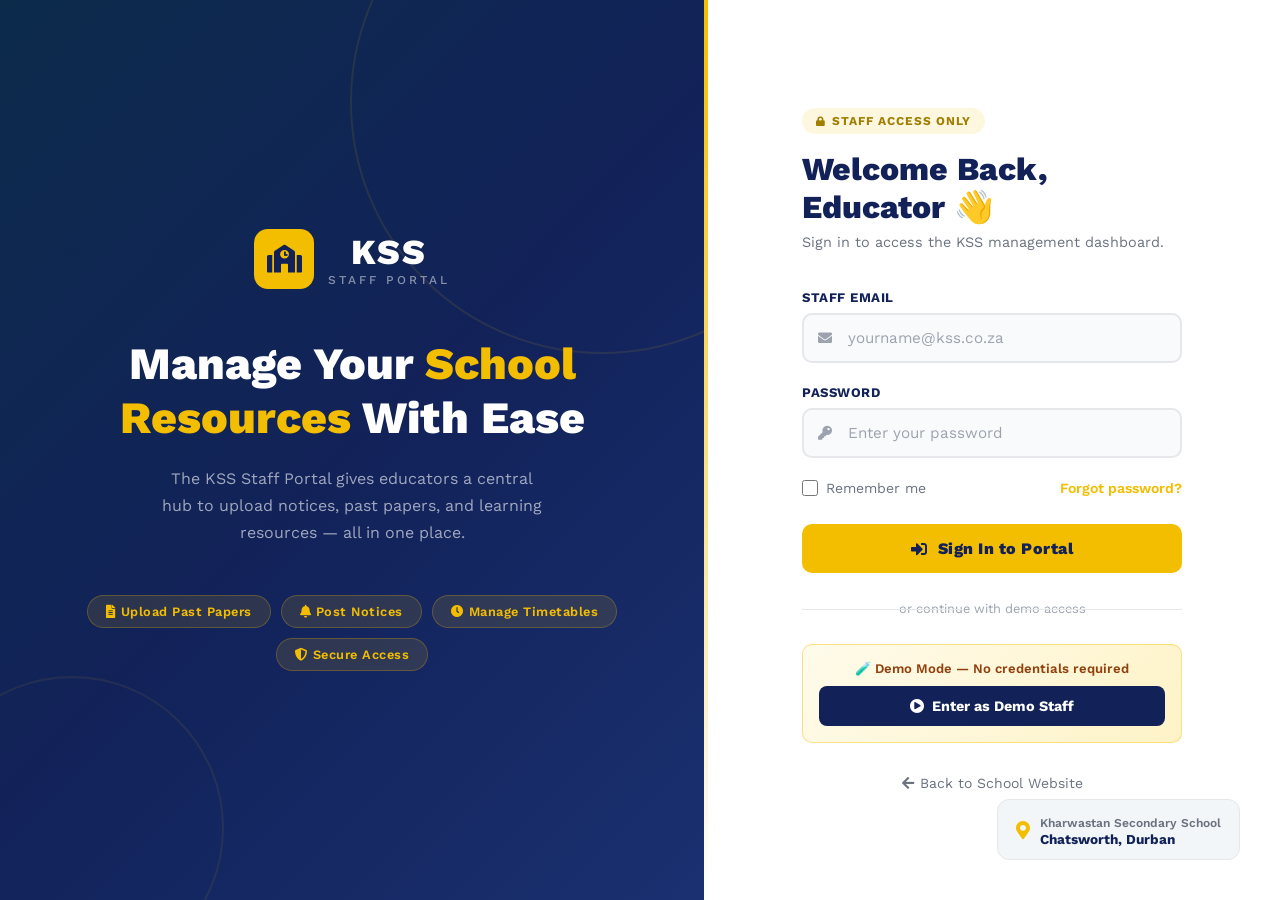
<file: login.html>
<!DOCTYPE html>
<html lang="en">
<head>
    <meta charset="utf-8">
    <meta name="viewport" content="width=device-width, initial-scale=1.0">
    <title>KSS Staff Login</title>
    <link rel="preconnect" href="https://fonts.googleapis.com">
    <link rel="preconnect" href="https://fonts.gstatic.com" crossorigin>
    <link href="https://fonts.googleapis.com/css2?family=Work+Sans:wght@400;500;600;700;800&display=swap" rel="stylesheet">
    <link href="https://cdnjs.cloudflare.com/ajax/libs/font-awesome/5.10.0/css/all.min.css" rel="stylesheet">
    <style>
        :root {
            --primary: #F3BD00;
            --dark: #0C2B4B;
            --navy: #122259;
            --light: #F3F6F8;
        }

        * { margin: 0; padding: 0; box-sizing: border-box; }

        body {
            font-family: 'Work Sans', sans-serif;
            min-height: 100vh;
            display: flex;
            background: var(--navy);
            overflow: hidden;
        }

        /* Left Panel */
        .left-panel {
            width: 55%;
            background: linear-gradient(135deg, #0C2B4B 0%, #122259 50%, #1a3070 100%);
            display: flex;
            flex-direction: column;
            justify-content: center;
            align-items: center;
            padding: 60px;
            position: relative;
            overflow: hidden;
        }

        /* Decorative circles */
        .left-panel::before {
            content: '';
            position: absolute;
            width: 500px;
            height: 500px;
            border-radius: 50%;
            border: 2px solid rgba(243, 189, 0, 0.1);
            top: -150px;
            right: -150px;
        }
        .left-panel::after {
            content: '';
            position: absolute;
            width: 300px;
            height: 300px;
            border-radius: 50%;
            border: 2px solid rgba(243, 189, 0, 0.08);
            bottom: -80px;
            left: -80px;
        }

        .left-content {
            position: relative;
            z-index: 2;
            text-align: center;
            color: white;
        }

        .school-logo {
            display: inline-flex;
            align-items: center;
            gap: 14px;
            margin-bottom: 48px;
        }

        .logo-icon {
            width: 60px;
            height: 60px;
            background: var(--primary);
            border-radius: 14px;
            display: flex;
            align-items: center;
            justify-content: center;
        }

        .logo-icon i { font-size: 28px; color: var(--navy); }

        .school-logo h2 {
            font-size: 2.2rem;
            font-weight: 800;
            letter-spacing: 2px;
            color: white;
        }

        .school-logo span {
            display: block;
            font-size: 0.75rem;
            font-weight: 500;
            color: rgba(255,255,255,0.5);
            letter-spacing: 3px;
            text-transform: uppercase;
        }

        .left-content h1 {
            font-size: 2.8rem;
            font-weight: 800;
            line-height: 1.2;
            margin-bottom: 20px;
        }

        .left-content h1 span { color: var(--primary); }

        .left-content p {
            font-size: 1rem;
            color: rgba(255,255,255,0.6);
            max-width: 380px;
            line-height: 1.7;
            margin: 0 auto 48px;
        }

        .feature-pills {
            display: flex;
            flex-wrap: wrap;
            gap: 10px;
            justify-content: center;
        }

        .pill {
            background: rgba(243,189,0,0.12);
            border: 1px solid rgba(243,189,0,0.25);
            color: var(--primary);
            padding: 8px 18px;
            border-radius: 50px;
            font-size: 0.8rem;
            font-weight: 600;
            letter-spacing: 0.5px;
        }

        /* Right Panel - Login Form */
        .right-panel {
            width: 45%;
            background: white;
            display: flex;
            flex-direction: column;
            justify-content: center;
            align-items: center;
            padding: 60px 50px;
            position: relative;
        }

        .right-panel::before {
            content: '';
            position: absolute;
            top: 0; left: 0;
            width: 4px;
            height: 100%;
            background: linear-gradient(to bottom, var(--primary), transparent);
        }

        .login-form-wrapper {
            width: 100%;
            max-width: 380px;
        }

        .form-header {
            margin-bottom: 40px;
        }

        .form-header .badge {
            display: inline-flex;
            align-items: center;
            gap: 6px;
            background: rgba(243,189,0,0.12);
            color: #a07e00;
            padding: 6px 14px;
            border-radius: 50px;
            font-size: 0.75rem;
            font-weight: 700;
            letter-spacing: 1px;
            text-transform: uppercase;
            margin-bottom: 16px;
        }

        .form-header h2 {
            font-size: 2rem;
            font-weight: 800;
            color: var(--navy);
            line-height: 1.2;
            margin-bottom: 8px;
        }

        .form-header p {
            color: #6b7280;
            font-size: 0.9rem;
        }

        .form-group {
            margin-bottom: 22px;
        }

        .form-group label {
            display: block;
            font-size: 0.82rem;
            font-weight: 700;
            color: var(--navy);
            margin-bottom: 8px;
            letter-spacing: 0.5px;
            text-transform: uppercase;
        }

        .input-wrapper {
            position: relative;
        }

        .input-wrapper i {
            position: absolute;
            left: 16px;
            top: 50%;
            transform: translateY(-50%);
            color: #9ca3af;
            font-size: 14px;
            pointer-events: none;
        }

        .form-control {
            width: 100%;
            padding: 14px 16px 14px 44px;
            border: 2px solid #e5e7eb;
            border-radius: 10px;
            font-family: 'Work Sans', sans-serif;
            font-size: 0.95rem;
            color: var(--navy);
            background: #f9fafb;
            transition: all 0.3s ease;
            outline: none;
        }

        .form-control:focus {
            border-color: var(--primary);
            background: white;
            box-shadow: 0 0 0 4px rgba(243,189,0,0.12);
        }

        .form-control::placeholder { color: #9ca3af; }

        .remember-row {
            display: flex;
            align-items: center;
            justify-content: space-between;
            margin-bottom: 28px;
        }

        .remember-row label {
            display: flex;
            align-items: center;
            gap: 8px;
            color: #6b7280;
            font-size: 0.875rem;
            cursor: pointer;
        }

        .remember-row input[type="checkbox"] {
            width: 16px;
            height: 16px;
            accent-color: var(--primary);
        }

        .forgot-link {
            color: var(--primary);
            font-size: 0.875rem;
            font-weight: 600;
            text-decoration: none;
        }

        .btn-login {
            width: 100%;
            padding: 15px;
            background: var(--primary);
            color: var(--navy);
            border: none;
            border-radius: 10px;
            font-family: 'Work Sans', sans-serif;
            font-size: 1rem;
            font-weight: 800;
            letter-spacing: 0.5px;
            cursor: pointer;
            transition: all 0.3s ease;
            display: flex;
            align-items: center;
            justify-content: center;
            gap: 10px;
        }

        .btn-login:hover {
            background: #e0ad00;
            transform: translateY(-2px);
            box-shadow: 0 8px 25px rgba(243,189,0,0.4);
        }

        .btn-login:active { transform: translateY(0); }

        .divider {
            text-align: center;
            position: relative;
            margin: 28px 0;
            color: #9ca3af;
            font-size: 0.8rem;
        }

        .divider::before, .divider::after {
            content: '';
            position: absolute;
            top: 50%;
            width: 42%;
            height: 1px;
            background: #e5e7eb;
        }
        .divider::before { left: 0; }
        .divider::after { right: 0; }

        .demo-note {
            background: linear-gradient(135deg, #fffbeb, #fef3c7);
            border: 1px solid rgba(243,189,0,0.4);
            border-radius: 10px;
            padding: 16px;
            text-align: center;
        }

        .demo-note p {
            color: #92400e;
            font-size: 0.82rem;
            font-weight: 600;
            margin-bottom: 10px;
        }

        .btn-demo {
            width: 100%;
            padding: 12px;
            background: var(--navy);
            color: white;
            border: none;
            border-radius: 8px;
            font-family: 'Work Sans', sans-serif;
            font-size: 0.9rem;
            font-weight: 700;
            cursor: pointer;
            transition: all 0.3s ease;
            display: flex;
            align-items: center;
            justify-content: center;
            gap: 8px;
        }

        .btn-demo:hover {
            background: #1a3070;
            transform: translateY(-1px);
        }

        .back-link {
            margin-top: 30px;
            text-align: center;
        }

        .back-link a {
            color: #6b7280;
            font-size: 0.875rem;
            text-decoration: none;
            display: inline-flex;
            align-items: center;
            gap: 6px;
            transition: color 0.2s;
        }

        .back-link a:hover { color: var(--navy); }

        /* Floating school badge */
        .school-badge {
            position: absolute;
            bottom: 40px;
            right: 40px;
            background: var(--light);
            border-radius: 12px;
            padding: 12px 18px;
            display: flex;
            align-items: center;
            gap: 10px;
            border: 1px solid #e5e7eb;
        }

        .school-badge i { color: var(--primary); font-size: 18px; }
        .school-badge span { font-size: 0.75rem; font-weight: 600; color: #6b7280; }
        .school-badge strong { display: block; font-size: 0.85rem; color: var(--navy); }

        @media (max-width: 768px) {
            body { flex-direction: column; overflow: auto; }
            .left-panel { width: 100%; padding: 40px 30px; }
            .right-panel { width: 100%; padding: 40px 30px; }
            .left-content h1 { font-size: 2rem; }
            .school-badge { display: none; }
        }
    </style>
</head>
<body>

    <!-- Left Branding Panel -->
    <div class="left-panel">
        <div class="left-content">
            <div class="school-logo">
                <div class="logo-icon">
                    <i class="fa fa-school"></i>
                </div>
                <div>
                    <h2>KSS</h2>
                    <span>Staff Portal</span>
                </div>
            </div>

            <h1>Manage Your <span>School Resources</span> With Ease</h1>
            <p>The KSS Staff Portal gives educators a central hub to upload notices, past papers, and learning resources — all in one place.</p>

            <div class="feature-pills">
                <span class="pill"><i class="fa fa-file-alt me-1"></i> Upload Past Papers</span>
                <span class="pill"><i class="fa fa-bell me-1"></i> Post Notices</span>
                <span class="pill"><i class="fa fa-clock me-1"></i> Manage Timetables</span>
                <span class="pill"><i class="fa fa-shield-alt me-1"></i> Secure Access</span>
            </div>
        </div>
    </div>

    <!-- Right Login Panel -->
    <div class="right-panel">
        <div class="login-form-wrapper">
            <div class="form-header">
                <div class="badge">
                    <i class="fa fa-lock" style="font-size:10px;"></i>
                    Staff Access Only
                </div>
                <h2>Welcome Back,<br>Educator 👋</h2>
                <p>Sign in to access the KSS management dashboard.</p>
            </div>

            <form id="loginForm">
                <div class="form-group">
                    <label>Staff Email</label>
                    <div class="input-wrapper">
                        <i class="fa fa-envelope"></i>
                        <input type="email" class="form-control" id="email" placeholder="yourname@kss.co.za">
                    </div>
                </div>

                <div class="form-group">
                    <label>Password</label>
                    <div class="input-wrapper">
                        <i class="fa fa-key"></i>
                        <input type="password" class="form-control" id="password" placeholder="Enter your password">
                    </div>
                </div>

                <div class="remember-row">
                    <label>
                        <input type="checkbox"> Remember me
                    </label>
                    <a href="#" class="forgot-link">Forgot password?</a>
                </div>

                <button type="submit" class="btn-login">
                    <i class="fa fa-sign-in-alt"></i>
                    Sign In to Portal
                </button>
            </form>

            <div class="divider">or continue with demo access</div>

            <div class="demo-note">
                <p>🧪 Demo Mode — No credentials required</p>
                <button class="btn-demo" onclick="window.location.href='dashboard.html'">
                    <i class="fa fa-play-circle"></i>
                    Enter as Demo Staff
                </button>
            </div>

            <div class="back-link">
                <a href="index.html">
                    <i class="fa fa-arrow-left"></i>
                    Back to School Website
                </a>
            </div>
        </div>

        <div class="school-badge">
            <i class="fa fa-map-marker-alt"></i>
            <div>
                <span>Kharwastan Secondary School</span>
                <strong>Chatsworth, Durban</strong>
            </div>
        </div>
    </div>

    <script>
        document.getElementById('loginForm').addEventListener('submit', function(e) {
            e.preventDefault();
            window.location.href = 'dashboard.html';
        });
    </script>
</body>
</html>
</file>
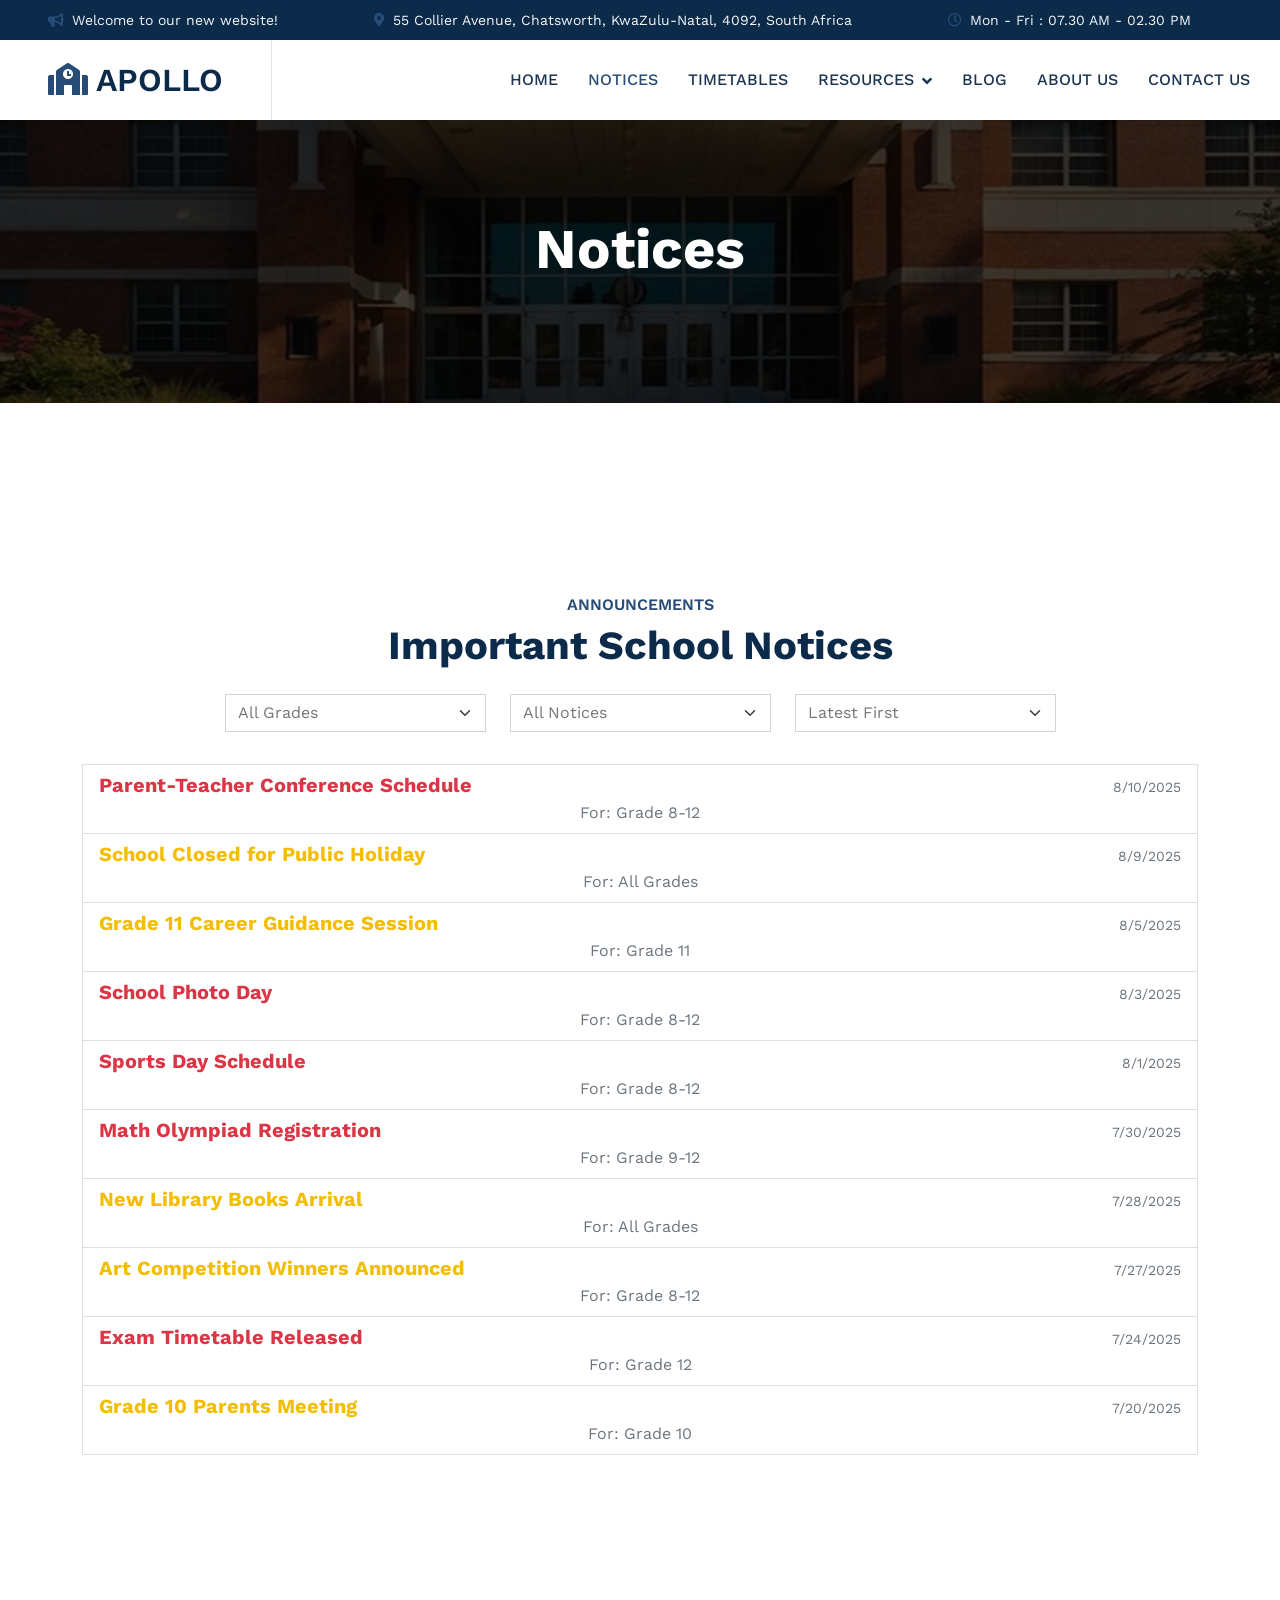
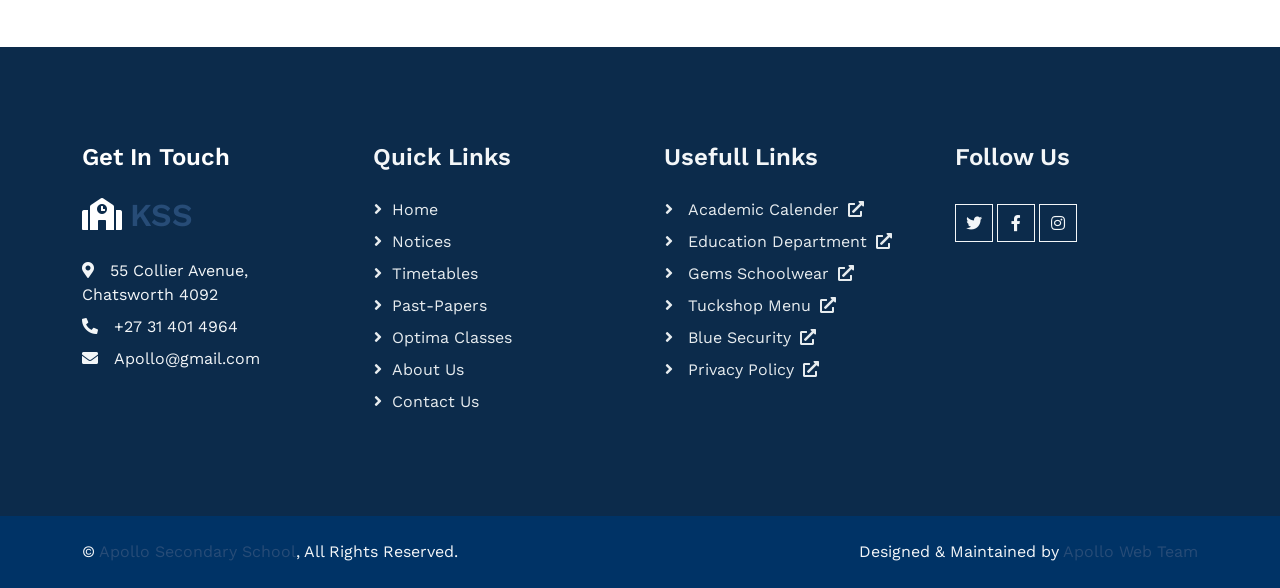
<file: notices.html>
<!DOCTYPE html>
<html lang="en">

<head>

    <!-- Google tag (gtag.js) -->
    <script async src="https://www.googletagmanager.com/gtag/js?id=G-QKPHYVEF1Z"></script>
    <script>
        window.dataLayer = window.dataLayer || [];
        function gtag() { dataLayer.push(arguments); }
        gtag('js', new Date());

        gtag('config', 'G-QKPHYVEF1Z');
    </script>

    <meta charset="utf-8">
    <title>Notices</title>
    <meta content="width=device-width, initial-scale=1.0" name="viewport">
    <link href="img/favicon.ico" rel="icon">
    <link rel="preconnect" href="https://fonts.googleapis.com">
    <link rel="preconnect" href="https://fonts.gstatic.com" crossorigin>
    <link href="https://fonts.googleapis.com/css2?family=Work+Sans:wght@400;500;600;700&display=swap" rel="stylesheet">
    <link href="https://cdnjs.cloudflare.com/ajax/libs/font-awesome/5.10.0/css/all.min.css" rel="stylesheet">
    <link href="https://cdn.jsdelivr.net/npm/bootstrap-icons@1.4.1/font/bootstrap-icons.css" rel="stylesheet">
    <link href="lib/animate/animate.min.css" rel="stylesheet">
    <link href="lib/owlcarousel/assets/owl.carousel.min.css" rel="stylesheet">
    <link href="css/bootstrap.min.css" rel="stylesheet">
    <link href="css/style.css" rel="stylesheet">
    <style>
        .btn-grade,
        .btn-subject,
        .btn-paper {
            margin: 5px;
        }

        #subjectSection,
        #paperSection {
            display: none;
        }
    </style>

    <script>(function (w, d) { w.CollectId = "68a86af59fb0597de86ef7a2"; var h = d.head || d.getElementsByTagName("head")[0]; var s = d.createElement("script"); s.setAttribute("type", "text/javascript"); s.async = true; s.setAttribute("src", "https://collectcdn.com/launcher.js"); h.appendChild(s); })(window, document);</script>
</head>

<body>

    <!-- Topbar Start -->
    <div class="container-fluid bg-dark text-light p-0">
        <div class="topbar-wrapper-container">
            <div class="topbar-wrapper">
                <!-- First set of items -->
                <div class="topbar-scroll d-flex align-items-center py-2">
                    <div class="d-flex align-items-center px-5">
                        <small class="fa fa-bullhorn text-primary me-2" aria-hidden="true"></small>
                        <small>Welcome to our new website!</small>
                    </div>
                    <div class="d-flex align-items-center px-5">
                        <small class="fa fa-map-marker-alt text-primary me-2" aria-hidden="true"></small>
                        <small>55 Collier Avenue, Chatsworth, KwaZulu-Natal, 4092, South Africa</small>
                    </div>
                    <div class="d-flex align-items-center px-5">
                        <small class="far fa-clock text-primary me-2" aria-hidden="true"></small>
                        <small>Mon - Fri : 07.30 AM - 02.30 PM</small>
                    </div>
                    <div class="d-flex align-items-center px-5">
                        <small class="fa fa-phone-alt text-primary me-2" aria-hidden="true"></small>
                        <small>+27 31 401 4964</small>
                    </div>
                    <div class="d-flex align-items-center px-5">
                        <a class="text-light me-3" href="https://www.facebook.com/" aria-label="Visit our Facebook page"
                            title="Facebook">
                            <i class="fab fa-facebook-f" aria-hidden="true"></i>
                        </a>
                        <a class="text-light me-3" href="https://x.com/" aria-label="Visit our X (Twitter) page"
                            title="X (Twitter)">
                            <i class="fab fa-twitter" aria-hidden="true"></i>
                        </a>
                        <a class="text-light" href="https://www.instagram.com/" aria-label="Visit our Instagram page"
                            title="Instagram">
                            <i class="fab fa-instagram" aria-hidden="true"></i>
                        </a>
                    </div>
                </div>

                <!-- Duplicate second set (aria-hidden so screen readers don't repeat) -->
                <div class="topbar-scroll d-flex align-items-center py-2" aria-hidden="true">
                    <div class="d-flex align-items-center px-5">
                        <small class="fa fa-bullhorn text-primary me-2"></small>
                        <small>Welcome to our new website!</small>
                    </div>
                    <div class="d-flex align-items-center px-5">
                        <small class="fa fa-map-marker-alt text-primary me-2"></small>
                        <small>55 Collier Avenue, Chatsworth, KwaZulu-Natal, 4092, South Africa<</small>
                    </div>
                    <div class="d-flex align-items-center px-5">
                        <small class="far fa-clock text-primary me-2"></small>
                        <small>Mon - Fri : 07.30 AM - 02.30 PM</small>
                    </div>
                    <div class="d-flex align-items-center px-5">
                        <small class="fa fa-phone-alt text-primary me-2"></small>
                        <small>+27 31 401 4964</small>
                    </div>
                    <div class="d-flex align-items-center px-5">
                        <a class="text-light me-3" href="https://www.facebook.com/" tabindex="-1">
                            <i class="fab fa-facebook-f"></i>
                        </a>
                        <a class="text-light me-3" href="https://x.com/" tabindex="-1">
                            <i class="fab fa-twitter"></i>
                        </a>
                        <a class="text-light" href="https://www.instagram.com/" tabindex="-1">
                            <i class="fab fa-instagram"></i>
                        </a>
                    </div>
                </div>
            </div>
        </div>
    </div>
    <!-- Topbar End -->


    <!-- Navbar Start -->
    <nav class="navbar navbar-expand-lg bg-white navbar-light sticky-top p-0">
        <a href="index.html" class="navbar-brand d-flex align-items-center border-end px-4 px-lg-5">
            <h2 class="m-0"><i class="fa fa-school text-primary me-2"></i>APOLLO</h2>
        </a>
        <button type="button" class="navbar-toggler me-4" data-bs-toggle="collapse" data-bs-target="#navbarCollapse" aria-label="Toggle navigation">
            <span class="navbar-toggler-icon"></span>
        </button>
        <div class="collapse navbar-collapse" id="navbarCollapse">
            <div class="navbar-nav ms-auto p-4 p-lg-0">
                <a href="index.html" class="nav-item nav-link">Home</a>
                <a href="notices.html" class="nav-item nav-link active">Notices</a>
                <a href="timetables.html" class="nav-item nav-link">Timetables</a>

                <!-- Dropdown for Resources -->
                <div class="nav-item dropdown">
                    <a href="#" class="nav-link dropdown-toggle" data-bs-toggle="dropdown">Resources</a>
                    <div class="dropdown-menu fade-down m-0">
                        <a href="past-papers.html" class="dropdown-item">Past Papers</a>
                        <a href="optima-classes.html" class="dropdown-item">Optima Classes</a>
                    </div>
                </div>
                
                <a href="blog.html" class="nav-item nav-link">Blog</a>
                <a href="about.html" class="nav-item nav-link">About Us</a>
                <a href="contact.html" class="nav-item nav-link">Contact Us</a>
            </div>
        </div>
    </nav>
    <!-- Navbar End -->


    <!-- Page Header Start -->
    <div class="container-fluid page-header py-6 my-6 mt-0 wow fadeIn" data-wow-delay="0.1s">
        <div class="container text-center">
            <h1 class="display-4 text-white animated slideInDown mb-4">Notices</h1>
        </div>
    </div>
    <!-- Page Header End -->


    <!-- Notices Section Start -->
    <div class="container-xxl py-6">
        <div class="container text-center">
            <h6 class="text-primary text-uppercase mb-2">Announcements</h6>
            <h1 class="display-6 mb-4">Important School Notices</h1>

            <!-- Filters -->
            <div class="row mb-4 justify-content-center">
                <div class="col-md-3 mb-2">
                    <label for="gradeFilter" class="visually-hidden">Filter by Grade</label>
                    <select id="gradeFilter" class="form-select">
                        <option value="all">All Grades</option>
                        <option value="Grade 8">Grade 8</option>
                        <option value="Grade 9">Grade 9</option>
                        <option value="Grade 10">Grade 10</option>
                        <option value="Grade 11">Grade 11</option>
                        <option value="Grade 12">Grade 12</option>
                    </select>
                </div>
                <div class="col-md-3 mb-2">
                    <label for="importanceFilter" class="visually-hidden">Filter by Importance</label>
                    <select id="importanceFilter" class="form-select">
                        <option value="all">All Notices</option>
                        <option value="important">Important Only</option>
                        <option value="normal">Normal Only</option>
                    </select>
                </div>
                <div class="col-md-3 mb-2">
                    <label for="sortFilter" class="visually-hidden">Sort Order</label>
                    <select id="sortFilter" class="form-select">
                        <option value="latest">Latest First</option>
                        <option value="oldest">Oldest First</option>
                    </select>
                </div>
            </div>

            <!-- Notices List -->
            <div id="noticesContainer" class="list-group"></div>
        </div>
    </div>
    <!-- Notices Section End -->


    <!-- Footer Start -->
    <div class="container-fluid bg-dark text-light footer my-6 mb-0 py-6 wow fadeIn" data-wow-delay="0.1s">
        <div class="container">
            <div class="row g-5">
                <div class="col-lg-3 col-md-6">
                    <h4 class="text-white mb-4">Get In Touch</h4>
                    <h2 class="text-primary mb-4"><i class="fa fa-school text-white me-2"></i>KSS</h2>
                    <p class="mb-2"><i class="fa fa-map-marker-alt me-3"></i>55 Collier Avenue, Chatsworth 4092</p>
                    <p class="mb-2"><i class="fa fa-phone-alt me-3"></i>+27 31 401 4964</p>
                    <p class="mb-2"><i class="fa fa-envelope me-3"></i>Apollo@gmail.com</p>
                </div>
                <div class="col-lg-3 col-md-6">
                    <h4 class="text-light mb-4">Quick Links</h4>
                    <a class="btn btn-link" href="index.html">Home</a>
                    <a class="btn btn-link" href="notices.html">Notices</a>
                    <a class="btn btn-link" href="timetables.html">Timetables</a>
                    <a class="btn btn-link" href="resources.html">Past-Papers</a>
                    <a class="btn btn-link" href="resources.html">Optima Classes</a>
                    <a class="btn btn-link" href="about.html">About Us</a>
                    <a class="btn btn-link" href="contact.html">Contact Us</a>
                </div>
                <div class="col-lg-3 col-md-6">
                    <h4 class="text-light mb-4">Usefull Links</h4>
                    <a class="btn btn-link" href="https://www.gov.za/about-sa/school-calendar" target="_blank"
                        rel="noopener noreferrer">
                        Academic Calender <i class="fas fa-external-link-alt ms-1"></i>
                    </a>

                    <a class="btn btn-link" href="https://www.education.gov.za/" target="_blank"
                        rel="noopener noreferrer">
                        Education Department <i class="fas fa-external-link-alt ms-1"></i>
                    </a>

                    <a class="btn btn-link"
                        href="https://www.gemschoolwear.com/?utm_campaign=gs-2018-10-27&utm_source=google&utm_medium=smart_campaign&gad_source=1&gad_campaignid=21194878225&gbraid=0AAAAADqSvBX6hMqWXmQOeqIs3IOO6nsYa&gclid=Cj0KCQjw5JXFBhCrARIsAL1ckPuDtmHqFK48JNkG7V02IhJnPGnypAT-fSR-yPa9S_Vtp9E4JQGWVjEaAvNuEALw_wcB"
                        target="_blank" rel="noopener noreferrer">
                        Gems Schoolwear <i class="fas fa-external-link-alt ms-1"></i>
                    </a>

                    <a class="btn btn-link" href="" target="_blank" rel="noopener noreferrer">
                        Tuckshop Menu <i class="fas fa-external-link-alt ms-1"></i>
                    </a>

                    <a class="btn btn-link" href="https://www.findglocal.com/ZA/Durban/201578616522025/Blue-Security---Durban" target="_blank" rel="noopener noreferrer">
                        Blue Security <i class="fas fa-external-link-alt ms-1"></i>
                    </a>

                    <!-- Privacy Policy Link -->
                    <a class="btn btn-link" href="privacy policy/KSS Privacy Policy.pdf" target="_blank"
                        rel="noopener noreferrer">
                        Privacy Policy <i class="fas fa-external-link-alt ms-1"></i>
                    </a>

                </div>
                <div class="col-lg-3 col-md-6">
                    <h4 class="text-light mb-4">Follow Us</h4>
                    <div class="d-flex pt-2">
                        <a class="btn btn-square btn-outline-light me-1" href="https://x.com/" target="_blank"
                            rel="noopener noreferrer">
                            <i class="fab fa-twitter"></i>
                        </a>
                        <a class="btn btn-square btn-outline-light me-1" href="https://www.facebook.com/"
                            target="_blank" rel="noopener noreferrer">
                            <i class="fab fa-facebook-f"></i>
                        </a>
                        <a class="btn btn-square btn-outline-light me-1" href="https://www.instagram.com/"
                            target="_blank" rel="noopener noreferrer">
                            <i class="fab fa-instagram"></i>
                        </a>
                    </div>
                </div>
            </div>
        </div>
    </div>
    <!-- Footer End -->


    <!-- Copyright Start -->
    <div class="container-fluid copyright text-light py-4 wow fadeIn" data-wow-delay="0.1s" style="background:#003366;">
        <div class="container">
            <div class="row">
                <div class="col-md-6 text-center text-md-start mb-3 mb-md-0">
                    &copy; <a href="#">Apollo Secondary School</a>, All Rights Reserved.
                </div>
                <div class="col-md-6 text-center text-md-end">
                    Designed & Maintained by <a href="#">Apollo Web Team</a>
                </div>
            </div>
        </div>
    </div>
    <!-- Copyright End -->


    <!-- Back to Top and JS Libraries -->
    <!-- ... (same as original JS includes) ... -->
</body>


<style>
    /* Container hides overflow */
    .topbar-wrapper-container {
        overflow: hidden;
    }

    /* Wrapper for the loop */
    .topbar-wrapper {
        display: flex;
        width: 200%;
        /* double width for seamless loop */
        animation: ticker 30s linear infinite;
    }

    /* Each scrolling content set */
    .topbar-scroll {
        display: flex;
        flex-shrink: 0;
        /* prevent stacking */
        min-width: 50%;
        /* ensure each set fills half of wrapper */
        white-space: nowrap;
    }

    /* Smooth infinite loop animation */
    @keyframes ticker {
        0% {
            transform: translateX(0);
        }

        100% {
            transform: translateX(-50%);
        }
    }
</style>


<script>
    let notices = [];

    async function loadNotices() {
        try {
            const response = await fetch("notices.json");
            const data = await response.json();
            notices = data.notices;
            renderNotices();
        } catch (error) {
            console.error("Error loading notices:", error);
        }
    }

    function renderNotices() {
        const container = document.getElementById("noticesContainer");
        container.innerHTML = "";

        const gradeFilter = document.getElementById("gradeFilter").value;
        const importanceFilter = document.getElementById("importanceFilter").value;
        const sortOption = document.getElementById("sortFilter").value;

        let filtered = notices.filter(n =>
            (gradeFilter === "all" || n.grade === gradeFilter || n.grade.toLowerCase() === "all") &&
            (importanceFilter === "all" ||
                (importanceFilter === "important" && n.important) ||
                (importanceFilter === "normal" && !n.important))
        );

        filtered.sort((a, b) => {
            return sortOption === "latest"
                ? new Date(b.date) - new Date(a.date)
                : new Date(a.date) - new Date(b.date);
        });

        if (filtered.length === 0) {
            container.innerHTML = `<p class="text-muted">No notices found.</p>`;
            return;
        }

        filtered.forEach(notice => {
            const noticeElement = document.createElement("div");
            noticeElement.className = "list-group-item list-group-item-action";

            // Highlight only the text if important
            const titleClass = notice.important ? "text-danger fw-bold" : "fw-bold";

            noticeElement.innerHTML = `
            <div class="d-flex w-100 justify-content-between align-items-center">
                <h5 class="${titleClass} mb-1">
                    <a href="${notice.url}" target="_blank" class="${titleClass}">${notice.title}</a>
                </h5>
                <small class="text-muted">${new Date(notice.date).toLocaleDateString()}</small>
            </div>
            <p class="mb-0 text-muted">For: ${notice.grade}</p>
        `;

            container.appendChild(noticeElement);
        });
    }

    document.getElementById("gradeFilter").addEventListener("change", renderNotices);
    document.getElementById("importanceFilter").addEventListener("change", renderNotices);
    document.getElementById("sortFilter").addEventListener("change", renderNotices);

    window.onload = loadNotices;
</script>


<!-- JavaScript Libraries -->
<script src="https://code.jquery.com/jquery-3.4.1.min.js"></script>
<script src="https://cdn.jsdelivr.net/npm/bootstrap@5.0.0/dist/js/bootstrap.bundle.min.js"></script>
<script src="lib/wow/wow.min.js"></script>
<script src="lib/easing/easing.min.js"></script>
<script src="lib/waypoints/waypoints.min.js"></script>
<script src="lib/owlcarousel/owl.carousel.min.js"></script>

<!-- Template Javascript -->
<script src="js/main.js"></script>

</html>
</file>
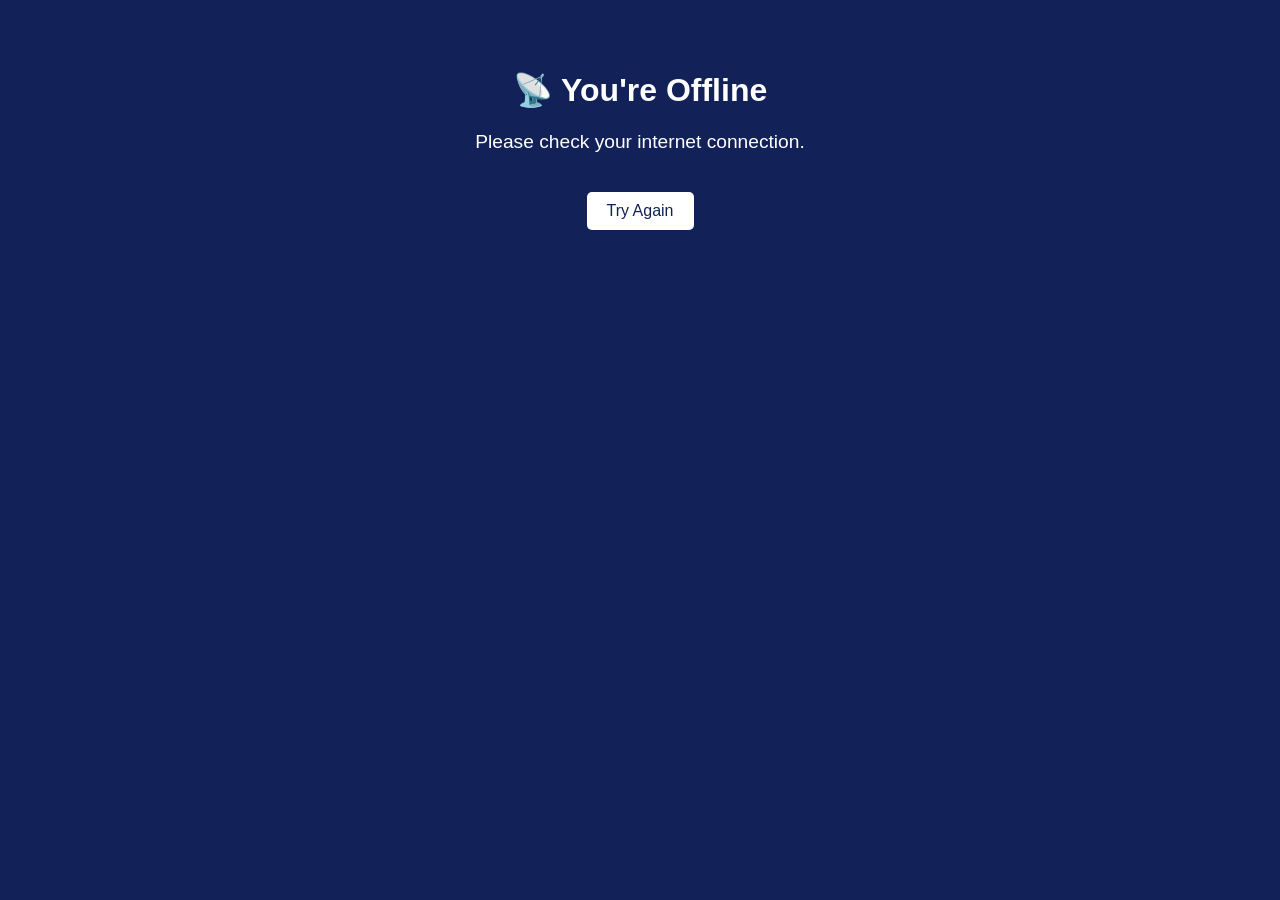
<file: offline.html>
<!DOCTYPE html>
<html lang="en">
<head>
  <meta charset="UTF-8"> <!-- Fix 1 -->
  <meta name="viewport" content="width=device-width, initial-scale=1.0"> <!-- Fix 2 -->

  <title>Offline</title>

  <style>
    body {
      font-family: Arial, sans-serif;
      text-align: center;
      padding: 50px;
      background: #122259;
      color: white;
      margin: 0;
    }

    h1 {
      font-size: 2rem;
    }

    p {
      font-size: 1.2rem;
    }

    button {
      margin-top: 20px;
      padding: 10px 20px;
      border: none;
      background: white;
      color: #122259;
      font-size: 1rem;
      border-radius: 5px;
      cursor: pointer;
    }

    button:hover {
      background: #ddd;
    }
  </style>
</head>
<body>

  <h1>📡 You're Offline</h1>
  <p>Please check your internet connection.</p>

  <button onclick="location.reload()">Try Again</button>

</body>
</html>
</file>
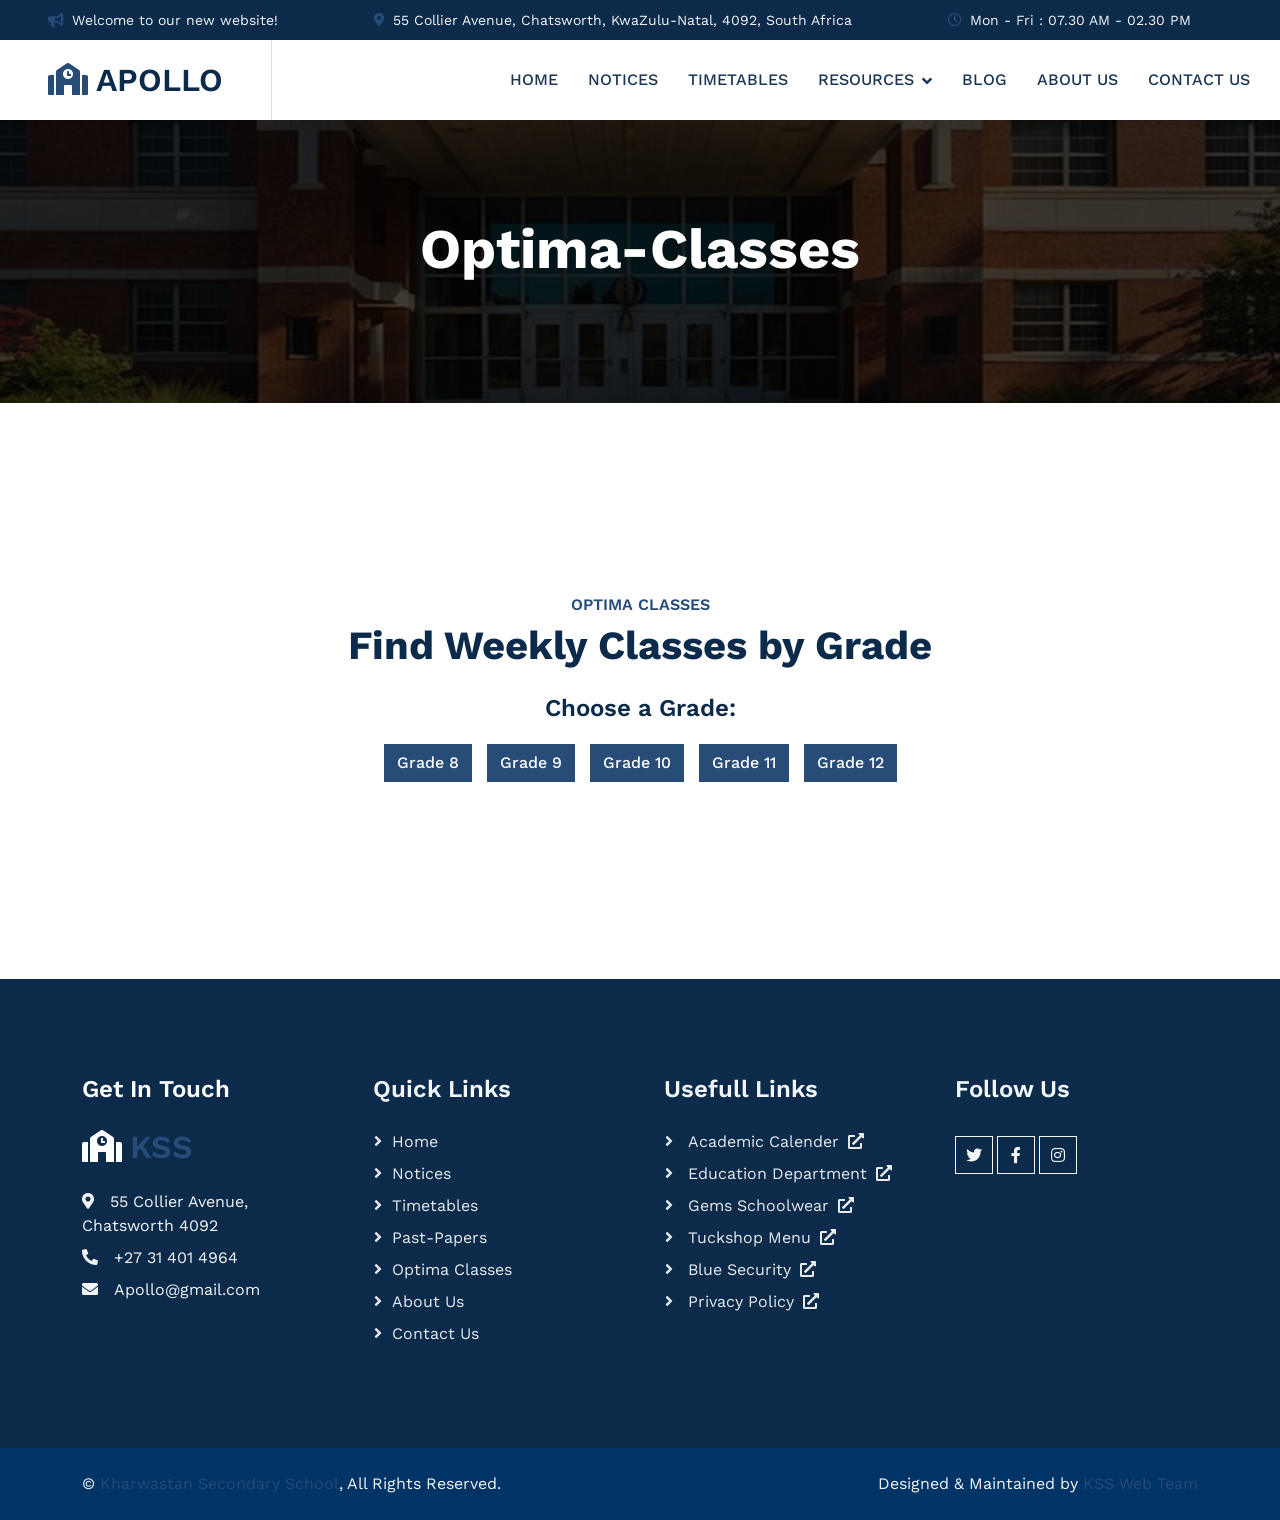
<file: optima-classes.html>
<!DOCTYPE html>
<html lang="en">

<head>

    <!-- Google tag (gtag.js) -->
    <script async src="https://www.googletagmanager.com/gtag/js?id=G-QKPHYVEF1Z"></script>
    <script>
        window.dataLayer = window.dataLayer || [];
        function gtag() { dataLayer.push(arguments); }
        gtag('js', new Date());

        gtag('config', 'G-QKPHYVEF1Z');
    </script>

    <meta charset="utf-8">
    <title>Resources</title>
    <meta content="width=device-width, initial-scale=1.0" name="viewport">
    <link href="img/favicon.ico" rel="icon">
    <link rel="preconnect" href="https://fonts.googleapis.com">
    <link rel="preconnect" href="https://fonts.gstatic.com" crossorigin>
    <link href="https://fonts.googleapis.com/css2?family=Work+Sans:wght@400;500;600;700&display=swap" rel="stylesheet">
    <link href="https://cdnjs.cloudflare.com/ajax/libs/font-awesome/5.10.0/css/all.min.css" rel="stylesheet">
    <link href="https://cdn.jsdelivr.net/npm/bootstrap-icons@1.4.1/font/bootstrap-icons.css" rel="stylesheet">
    <link href="lib/animate/animate.min.css" rel="stylesheet">
    <link href="lib/owlcarousel/assets/owl.carousel.min.css" rel="stylesheet">
    <link href="css/bootstrap.min.css" rel="stylesheet">
    <link href="css/style.css" rel="stylesheet">
    <style>
        .btn-grade,
        .btn-subject {
            margin: 5px;
        }

        #subjectSection,
        #paperSection {
            display: none;
        }
    </style>

    <script>(function (w, d) { w.CollectId = "68a86af59fb0597de86ef7a2"; var h = d.head || d.getElementsByTagName("head")[0]; var s = d.createElement("script"); s.setAttribute("type", "text/javascript"); s.async = true; s.setAttribute("src", "https://collectcdn.com/launcher.js"); h.appendChild(s); })(window, document);</script>
</head>

<body>

    <!-- Topbar Start -->
    <div class="container-fluid bg-dark text-light p-0">
        <div class="topbar-wrapper-container">
            <div class="topbar-wrapper">
                <!-- First set of items -->
                <div class="topbar-scroll d-flex align-items-center py-2">
                    <div class="d-flex align-items-center px-5">
                        <small class="fa fa-bullhorn text-primary me-2" aria-hidden="true"></small>
                        <small>Welcome to our new website!</small>
                    </div>
                    <div class="d-flex align-items-center px-5">
                        <small class="fa fa-map-marker-alt text-primary me-2" aria-hidden="true"></small>
                        <small>55 Collier Avenue, Chatsworth, KwaZulu-Natal, 4092, South Africa</small>
                    </div>
                    <div class="d-flex align-items-center px-5">
                        <small class="far fa-clock text-primary me-2" aria-hidden="true"></small>
                        <small>Mon - Fri : 07.30 AM - 02.30 PM</small>
                    </div>
                    <div class="d-flex align-items-center px-5">
                        <small class="fa fa-phone-alt text-primary me-2" aria-hidden="true"></small>
                        <small>+27 31 401 4964</small>
                    </div>
                    <div class="d-flex align-items-center px-5">
                        <a class="text-light me-3" href="https://www.facebook.com/" aria-label="Visit our Facebook page"
                            title="Facebook">
                            <i class="fab fa-facebook-f" aria-hidden="true"></i>
                        </a>
                        <a class="text-light me-3" href="https://x.com/" aria-label="Visit our X (Twitter) page"
                            title="X (Twitter)">
                            <i class="fab fa-twitter" aria-hidden="true"></i>
                        </a>
                        <a class="text-light" href="https://www.instagram.com/" aria-label="Visit our Instagram page"
                            title="Instagram">
                            <i class="fab fa-instagram" aria-hidden="true"></i>
                        </a>
                    </div>
                </div>

                <!-- Duplicate second set (aria-hidden so screen readers don't repeat) -->
                <div class="topbar-scroll d-flex align-items-center py-2" aria-hidden="true">
                    <div class="d-flex align-items-center px-5">
                        <small class="fa fa-bullhorn text-primary me-2"></small>
                        <small>Welcome to our new website!</small>
                    </div>
                    <div class="d-flex align-items-center px-5">
                        <small class="fa fa-map-marker-alt text-primary me-2"></small>
                        <small>55 Collier Avenue, Chatsworth, KwaZulu-Natal, 4092, South Africa<</small>
                    </div>
                    <div class="d-flex align-items-center px-5">
                        <small class="far fa-clock text-primary me-2"></small>
                        <small>Mon - Fri : 07.30 AM - 02.30 PM</small>
                    </div>
                    <div class="d-flex align-items-center px-5">
                        <small class="fa fa-phone-alt text-primary me-2"></small>
                        <small>+27 31 401 4964</small>
                    </div>
                    <div class="d-flex align-items-center px-5">
                        <a class="text-light me-3" href="https://www.facebook.com/" tabindex="-1">
                            <i class="fab fa-facebook-f"></i>
                        </a>
                        <a class="text-light me-3" href="https://x.com/" tabindex="-1">
                            <i class="fab fa-twitter"></i>
                        </a>
                        <a class="text-light" href="https://www.instagram.com/" tabindex="-1">
                            <i class="fab fa-instagram"></i>
                        </a>
                    </div>
                </div>
            </div>
        </div>
    </div>
    <!-- Topbar End -->


    <!-- Navbar Start -->
    <nav class="navbar navbar-expand-lg bg-white navbar-light sticky-top p-0">
        <a href="index.html" class="navbar-brand d-flex align-items-center border-end px-4 px-lg-5">
            <h2 class="m-0"><i class="fa fa-school text-primary me-2"></i>APOLLO</h2>
        </a>
        <button type="button" class="navbar-toggler me-4" data-bs-toggle="collapse" data-bs-target="#navbarCollapse">
            <span class="navbar-toggler-icon"></span>
        </button>
        <div class="collapse navbar-collapse" id="navbarCollapse">
            <div class="navbar-nav ms-auto p-4 p-lg-0">
                <a href="index.html" class="nav-item nav-link">Home</a>
                <a href="notices.html" class="nav-item nav-link">Notices</a>
                <a href="timetables.html" class="nav-item nav-link">Timetables</a>

                <!-- Dropdown for Resources -->
                <div class="nav-item dropdown">
                    <a href="#" class="nav-link dropdown-toggle" data-bs-toggle="dropdown">Resources</a>
                    <div class="dropdown-menu fade-down m-0">
                        <a href="past-papers.html" class="dropdown-item">Past Papers</a>
                        <a href="optima-classes.html" class="dropdown-item">Optima Classes</a>
                    </div>
                </div>

                <a href="blog.html" class="nav-item nav-link">Blog</a>
                <a href="about.html" class="nav-item nav-link">About Us</a>
                <a href="contact.html" class="nav-item nav-link">Contact Us</a>
            </div>
        </div>
    </nav>
    <!-- Navbar End -->


    <!-- Page Header -->
    <div class="container-fluid page-header py-6 my-6 mt-0 wow fadeIn" data-wow-delay="0.1s">
        <div class="container text-center">
            <h1 class="display-4 text-white animated slideInDown mb-4">Optima-Classes</h1>
        </div>
    </div>
    <!-- Page Header -->


    <!-- Grade Selection -->
    <div class="container-xxl py-6">
        <div class="container text-center">
            <h6 class="text-primary text-uppercase mb-2">Optima Classes</h6>
            <h1 class="display-6 mb-4">Find Weekly Classes by Grade</h1>
            <div id="gradeSection">
                <h4 class="mb-3">Choose a Grade:</h4>
                <button class="btn btn-primary btn-grade" onclick="showWeeks('Grade 8')">Grade 8</button>
                <button class="btn btn-primary btn-grade" onclick="showWeeks('Grade 9')">Grade 9</button>
                <button class="btn btn-primary btn-grade" onclick="showWeeks('Grade 10')">Grade 10</button>
                <button class="btn btn-primary btn-grade" onclick="showWeeks('Grade 11')">Grade 11</button>
                <button class="btn btn-primary btn-grade" onclick="showWeeks('Grade 12')">Grade 12</button>
            </div>
            <!-- Grade Selection -->

            <!-- Weeks Section -->
            <div id="weekSection" style="display: none;">
                <h4 class="mt-5 mb-3" id="selectedGradeTitle"></h4>
                <p>Select a week:</p>
                <div id="weekButtons"></div>
            </div>

            <!-- Classes Section -->
            <div id="classSection" style="display: none;">
                <h4 class="mt-5 mb-3" id="selectedWeekTitle"></h4>
                <ul class="list-group" id="classList"></ul>
            </div>
        </div>
    </div>


    <!-- Footer Start -->
    <div class="container-fluid bg-dark text-light footer my-6 mb-0 py-6 wow fadeIn" data-wow-delay="0.1s">
        <div class="container">
            <div class="row g-5">
                <div class="col-lg-3 col-md-6">
                    <h4 class="text-white mb-4">Get In Touch</h4>
                    <h2 class="text-primary mb-4"><i class="fa fa-school text-white me-2"></i>KSS</h2>
                    <p class="mb-2"><i class="fa fa-map-marker-alt me-3"></i>55 Collier Avenue, Chatsworth 4092</p>
                    <p class="mb-2"><i class="fa fa-phone-alt me-3"></i>+27 31 401 4964</p>
                    <p class="mb-2"><i class="fa fa-envelope me-3"></i>Apollo@gmail.com</p>
                </div>
                <div class="col-lg-3 col-md-6">
                    <h4 class="text-light mb-4">Quick Links</h4>
                    <a class="btn btn-link" href="index.html">Home</a>
                    <a class="btn btn-link" href="notices.html">Notices</a>
                    <a class="btn btn-link" href="timetables.html">Timetables</a>
                    <a class="btn btn-link" href="resources.html">Past-Papers</a>
                    <a class="btn btn-link" href="resources.html">Optima Classes</a>
                    <a class="btn btn-link" href="about.html">About Us</a>
                    <a class="btn btn-link" href="contact.html">Contact Us</a>
                </div>
                <div class="col-lg-3 col-md-6">
                    <h4 class="text-light mb-4">Usefull Links</h4>
                    <a class="btn btn-link" href="https://www.gov.za/about-sa/school-calendar" target="_blank"
                        rel="noopener noreferrer">
                        Academic Calender <i class="fas fa-external-link-alt ms-1"></i>
                    </a>

                    <a class="btn btn-link" href="https://www.education.gov.za/" target="_blank"
                        rel="noopener noreferrer">
                        Education Department <i class="fas fa-external-link-alt ms-1"></i>
                    </a>

                    <a class="btn btn-link"
                        href="https://www.gemschoolwear.com/?utm_campaign=gs-2018-10-27&utm_source=google&utm_medium=smart_campaign&gad_source=1&gad_campaignid=21194878225&gbraid=0AAAAADqSvBX6hMqWXmQOeqIs3IOO6nsYa&gclid=Cj0KCQjw5JXFBhCrARIsAL1ckPuDtmHqFK48JNkG7V02IhJnPGnypAT-fSR-yPa9S_Vtp9E4JQGWVjEaAvNuEALw_wcB"
                        target="_blank" rel="noopener noreferrer">
                        Gems Schoolwear <i class="fas fa-external-link-alt ms-1"></i>
                    </a>

                    <a class="btn btn-link" href="" target="_blank" rel="noopener noreferrer">
                        Tuckshop Menu <i class="fas fa-external-link-alt ms-1"></i>
                    </a>

                    <a class="btn btn-link" href="https://www.findglocal.com/ZA/Durban/201578616522025/Blue-Security---Durban" target="_blank" rel="noopener noreferrer">
                        Blue Security <i class="fas fa-external-link-alt ms-1"></i>
                    </a>

                    <!-- Privacy Policy Link -->
                    <a class="btn btn-link" href="privacy policy/KSS Privacy Policy.pdf" target="_blank"
                        rel="noopener noreferrer">
                        Privacy Policy <i class="fas fa-external-link-alt ms-1"></i>
                    </a>

                </div>
                <div class="col-lg-3 col-md-6">
                    <h4 class="text-light mb-4">Follow Us</h4>
                    <div class="d-flex pt-2">
                        <a class="btn btn-square btn-outline-light me-1" href="https://x.com/" target="_blank"
                            rel="noopener noreferrer">
                            <i class="fab fa-twitter"></i>
                        </a>
                        <a class="btn btn-square btn-outline-light me-1" href="https://www.facebook.com/"
                            target="_blank" rel="noopener noreferrer">
                            <i class="fab fa-facebook-f"></i>
                        </a>
                        <a class="btn btn-square btn-outline-light me-1" href="https://www.instagram.com/"
                            target="_blank" rel="noopener noreferrer">
                            <i class="fab fa-instagram"></i>
                        </a>
                    </div>
                </div>
            </div>
        </div>
    </div>
    <!-- Footer End -->

    <!-- Copyright Start -->
    <div class="container-fluid copyright text-light py-4 wow fadeIn" data-wow-delay="0.1s" style="background:#003366;">
        <div class="container">
            <div class="row">
                <div class="col-md-6 text-center text-md-start mb-3 mb-md-0">
                    &copy; <a href="#">Kharwastan Secondary School</a>, All Rights Reserved.
                </div>
                <div class="col-md-6 text-center text-md-end">
                    Designed & Maintained by <a href="#">KSS Web Team</a>
                </div>
            </div>
        </div>
    </div>
    <!-- Copyright End -->


    <style>
        /* Container hides overflow */
        .topbar-wrapper-container {
            overflow: hidden;
        }

        /* Wrapper for the loop */
        .topbar-wrapper {
            display: flex;
            width: 200%;
            /* double width for seamless loop */
            animation: ticker 30s linear infinite;
        }

        /* Each scrolling content set */
        .topbar-scroll {
            display: flex;
            flex-shrink: 0;
            /* prevent stacking */
            min-width: 50%;
            /* ensure each set fills half of wrapper */
            white-space: nowrap;
        }

        /* Smooth infinite loop animation */
        @keyframes ticker {
            0% {
                transform: translateX(0);
            }

            100% {
                transform: translateX(-50%);
            }
        }
    </style>


    <!-- Scripts -->
    <script>
        let optimaClasses = {};
        let selectedGrade = "";

        // Load JSON file
        async function loadClasses() {
            try {
                const response = await fetch("optimaClasses.json");
                optimaClasses = await response.json();
                console.log("Optima Classes loaded:", optimaClasses);
            } catch (error) {
                console.error("Error loading Optima Classes JSON:", error);
            }
        }

        // Show weeks for selected grade
        function showWeeks(grade) {
            selectedGrade = grade;
            document.getElementById("weekSection").style.display = "block";
            document.getElementById("classSection").style.display = "none";
            document.getElementById("selectedGradeTitle").textContent = grade + " - Weeks";

            const weekButtons = document.getElementById("weekButtons");
            weekButtons.innerHTML = "";

            if (optimaClasses[grade]) {
                Object.keys(optimaClasses[grade]).forEach(week => {
                    const btn = document.createElement("button");
                    btn.className = "btn btn-secondary btn-subject m-2";
                    btn.textContent = week;
                    btn.onclick = () => showClasses(week);
                    weekButtons.appendChild(btn);
                });
            } else {
                weekButtons.innerHTML = "<p>No weeks available for this grade.</p>";
            }
        }

        // Show classes for selected week
        function showClasses(week) {
            document.getElementById("classSection").style.display = "block";
            document.getElementById("selectedWeekTitle").textContent = week + " - Classes";
            const classList = document.getElementById("classList");
            classList.innerHTML = "";

            const classes = optimaClasses[selectedGrade][week];
            if (classes && classes.length > 0) {
                classes.forEach(c => {
                    const li = document.createElement("li");
                    li.className = "list-group-item";
                    li.innerHTML = `<a href="${c.url}" target="_blank">${c.name}</a>`;
                    classList.appendChild(li);
                });
            } else {
                classList.innerHTML = "<li class='list-group-item'>No classes available.</li>";
            }
        }

        // Load JSON when page loads
        window.onload = loadClasses;

    </script>


    <!-- JS Libraries -->
    <script src="https://code.jquery.com/jquery-3.4.1.min.js"></script>
    <script src="https://cdn.jsdelivr.net/npm/bootstrap@5.0.0/dist/js/bootstrap.bundle.min.js"></script>
    <script src="lib/wow/wow.min.js"></script>
    <script src="lib/easing/easing.min.js"></script>
    <script src="lib/waypoints/waypoints.min.js"></script>
    <script src="lib/owlcarousel/owl.carousel.min.js"></script>
    <script src="js/main.js"></script>

</body>

</html>
</file>
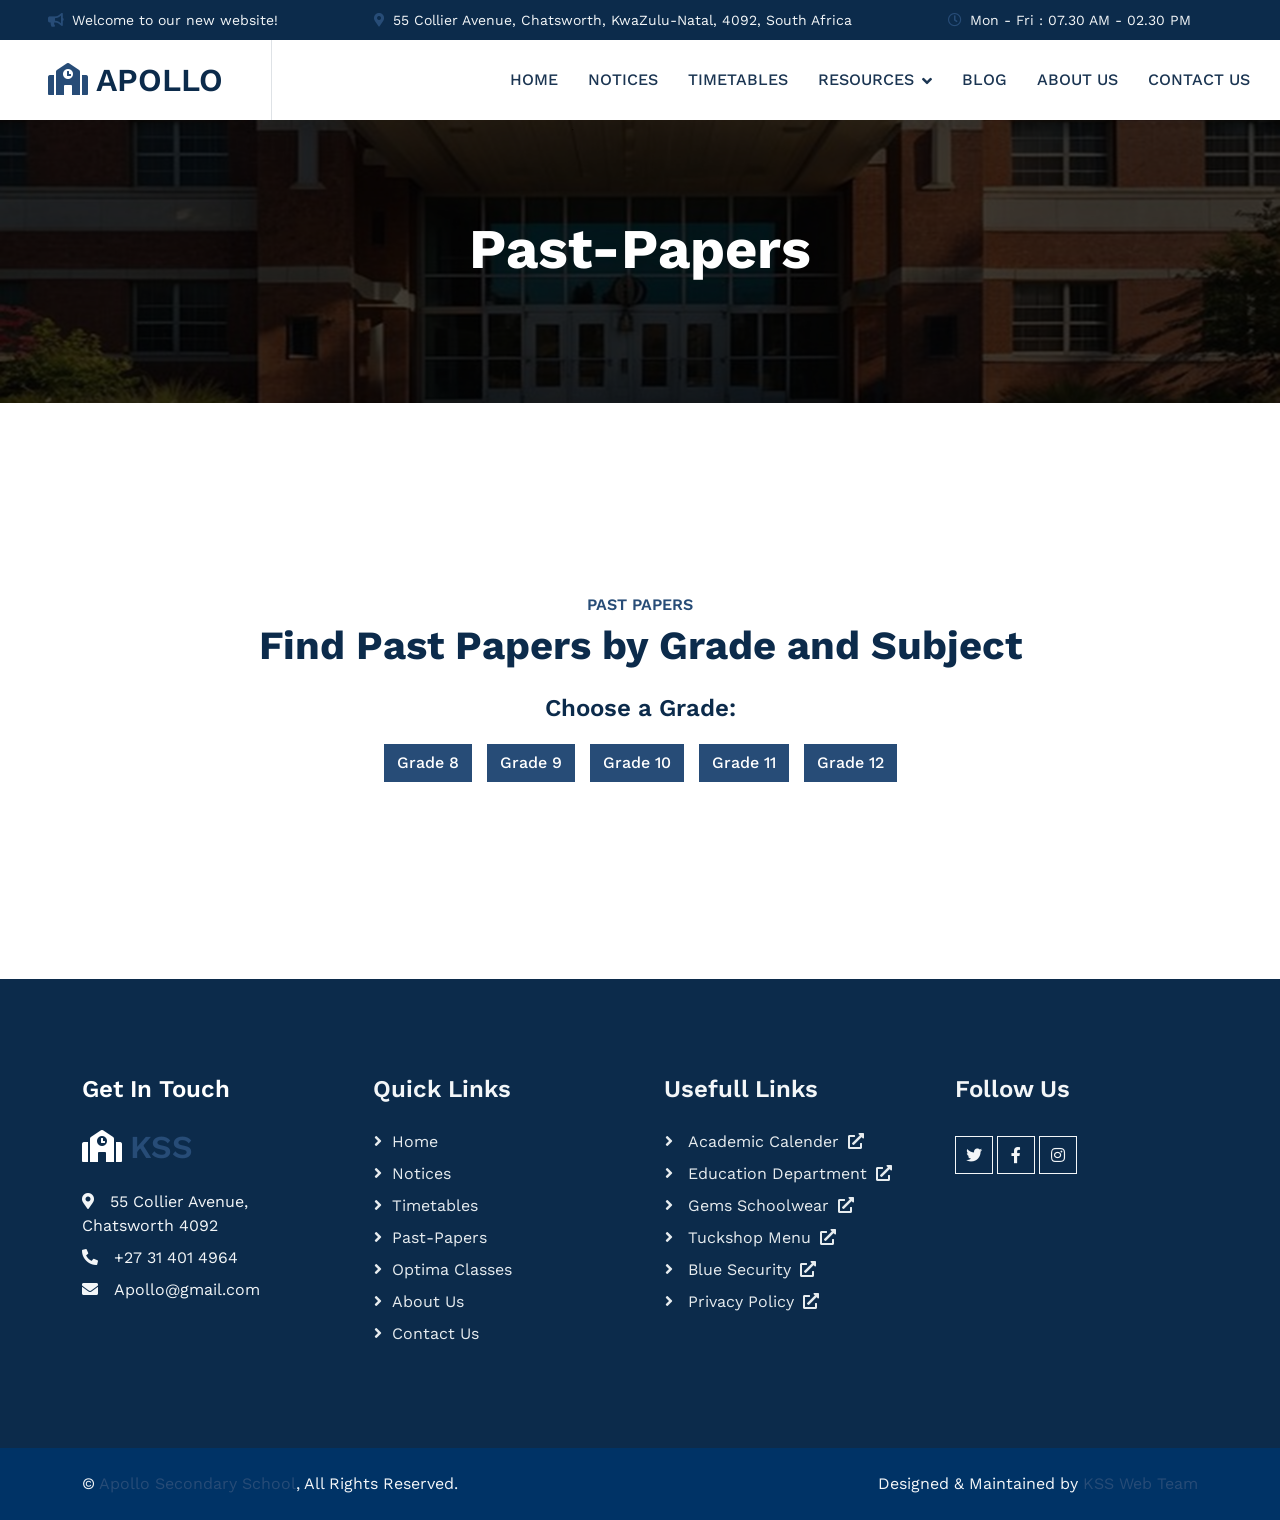
<file: past-papers.html>
<!DOCTYPE html>
<html lang="en">

<head>

    <!-- Google tag (gtag.js) -->
    <script async src="https://www.googletagmanager.com/gtag/js?id=G-QKPHYVEF1Z"></script>
    <script>
        window.dataLayer = window.dataLayer || [];
        function gtag() { dataLayer.push(arguments); }
        gtag('js', new Date());

        gtag('config', 'G-QKPHYVEF1Z');
    </script>

    <meta charset="utf-8">
    <title>Resources</title>
    <meta content="width=device-width, initial-scale=1.0" name="viewport">
    <link href="img/favicon.ico" rel="icon">
    <link rel="preconnect" href="https://fonts.googleapis.com">
    <link rel="preconnect" href="https://fonts.gstatic.com" crossorigin>
    <link href="https://fonts.googleapis.com/css2?family=Work+Sans:wght@400;500;600;700&display=swap" rel="stylesheet">
    <link href="https://cdnjs.cloudflare.com/ajax/libs/font-awesome/5.10.0/css/all.min.css" rel="stylesheet">
    <link href="https://cdn.jsdelivr.net/npm/bootstrap-icons@1.4.1/font/bootstrap-icons.css" rel="stylesheet">
    <link href="lib/animate/animate.min.css" rel="stylesheet">
    <link href="lib/owlcarousel/assets/owl.carousel.min.css" rel="stylesheet">
    <link href="css/bootstrap.min.css" rel="stylesheet">
    <link href="css/style.css" rel="stylesheet">
    <style>
        .btn-grade,
        .btn-subject {
            margin: 5px;
        }

        #subjectSection,
        #paperSection {
            display: none;
        }
    </style>

    <script>(function (w, d) { w.CollectId = "68a86af59fb0597de86ef7a2"; var h = d.head || d.getElementsByTagName("head")[0]; var s = d.createElement("script"); s.setAttribute("type", "text/javascript"); s.async = true; s.setAttribute("src", "https://collectcdn.com/launcher.js"); h.appendChild(s); })(window, document);</script>
</head>

<body>

    <!-- Topbar Start -->
    <div class="container-fluid bg-dark text-light p-0">
        <div class="topbar-wrapper-container">
            <div class="topbar-wrapper">
                <!-- First set of items -->
                <div class="topbar-scroll d-flex align-items-center py-2">
                    <div class="d-flex align-items-center px-5">
                        <small class="fa fa-bullhorn text-primary me-2" aria-hidden="true"></small>
                        <small>Welcome to our new website!</small>
                    </div>
                    <div class="d-flex align-items-center px-5">
                        <small class="fa fa-map-marker-alt text-primary me-2" aria-hidden="true"></small>
                        <small>55 Collier Avenue, Chatsworth, KwaZulu-Natal, 4092, South Africa</small>
                    </div>
                    <div class="d-flex align-items-center px-5">
                        <small class="far fa-clock text-primary me-2" aria-hidden="true"></small>
                        <small>Mon - Fri : 07.30 AM - 02.30 PM</small>
                    </div>
                    <div class="d-flex align-items-center px-5">
                        <small class="fa fa-phone-alt text-primary me-2" aria-hidden="true"></small>
                        <small>+27 31 401 4964</small>
                    </div>
                    <div class="d-flex align-items-center px-5">
                        <a class="text-light me-3" href="https://www.facebook.com/" aria-label="Visit our Facebook page"
                            title="Facebook">
                            <i class="fab fa-facebook-f" aria-hidden="true"></i>
                        </a>
                        <a class="text-light me-3" href="https://x.com/" aria-label="Visit our X (Twitter) page"
                            title="X (Twitter)">
                            <i class="fab fa-twitter" aria-hidden="true"></i>
                        </a>
                        <a class="text-light" href="https://www.instagram.com/" aria-label="Visit our Instagram page"
                            title="Instagram">
                            <i class="fab fa-instagram" aria-hidden="true"></i>
                        </a>
                    </div>
                </div>

                <!-- Duplicate second set (aria-hidden so screen readers don't repeat) -->
                <div class="topbar-scroll d-flex align-items-center py-2" aria-hidden="true">
                    <div class="d-flex align-items-center px-5">
                        <small class="fa fa-bullhorn text-primary me-2"></small>
                        <small>Welcome to our new website!</small>
                    </div>
                    <div class="d-flex align-items-center px-5">
                        <small class="fa fa-map-marker-alt text-primary me-2"></small>
                        <small>55 Collier Avenue, Chatsworth, KwaZulu-Natal, 4092, South Africa<</small>
                    </div>
                    <div class="d-flex align-items-center px-5">
                        <small class="far fa-clock text-primary me-2"></small>
                        <small>Mon - Fri : 07.30 AM - 02.30 PM</small>
                    </div>
                    <div class="d-flex align-items-center px-5">
                        <small class="fa fa-phone-alt text-primary me-2"></small>
                        <small>+27 31 401 4964</small>
                    </div>
                    <div class="d-flex align-items-center px-5">
                        <a class="text-light me-3" href="https://www.facebook.com/" tabindex="-1">
                            <i class="fab fa-facebook-f"></i>
                        </a>
                        <a class="text-light me-3" href="https://x.com/" tabindex="-1">
                            <i class="fab fa-twitter"></i>
                        </a>
                        <a class="text-light" href="https://www.instagram.com/" tabindex="-1">
                            <i class="fab fa-instagram"></i>
                        </a>
                    </div>
                </div>
            </div>
        </div>
    </div>
    <!-- Topbar End -->


    <!-- Navbar Start -->
    <nav class="navbar navbar-expand-lg bg-white navbar-light sticky-top p-0">
        <a href="index.html" class="navbar-brand d-flex align-items-center border-end px-4 px-lg-5">
            <h2 class="m-0"><i class="fa fa-school text-primary me-2"></i>APOLLO</h2>
        </a>
        <button type="button" class="navbar-toggler me-4" data-bs-toggle="collapse" data-bs-target="#navbarCollapse">
            <span class="navbar-toggler-icon"></span>
        </button>
        <div class="collapse navbar-collapse" id="navbarCollapse">
            <div class="navbar-nav ms-auto p-4 p-lg-0">
                <a href="index.html" class="nav-item nav-link">Home</a>
                <a href="notices.html" class="nav-item nav-link">Notices</a>
                <a href="timetables.html" class="nav-item nav-link">Timetables</a>

                <!-- Dropdown for Resources -->
                <div class="nav-item dropdown">
                    <a href="#" class="nav-link dropdown-toggle" data-bs-toggle="dropdown">Resources</a>
                    <div class="dropdown-menu fade-down m-0">
                        <a href="past-papers.html" class="dropdown-item">Past Papers</a>
                        <a href="optima-classes.html" class="dropdown-item">Optima Classes</a>
                    </div>
                </div>

                <a href="blog.html" class="nav-item nav-link">Blog</a>
                <a href="about.html" class="nav-item nav-link">About Us</a>
                <a href="contact.html" class="nav-item nav-link">Contact Us</a>
            </div>
        </div>
    </nav>
    <!-- Navbar End -->


    <!-- Page Header -->
    <div class="container-fluid page-header py-6 my-6 mt-0 wow fadeIn" data-wow-delay="0.1s">
        <div class="container text-center">
            <h1 class="display-4 text-white animated slideInDown mb-4">Past-Papers</h1>
        </div>
    </div>
    <!-- Page Header -->


    <!-- Resources Content -->
    <div class="container-xxl py-6">
        <div class="container text-center">
            <h6 class="text-primary text-uppercase mb-2">Past Papers</h6>
            <h1 class="display-6 mb-4">Find Past Papers by Grade and Subject</h1>

            <!-- Grade Selection -->
            <div id="gradeSection">
                <h4 class="mb-3">Choose a Grade:</h4>
                <button class="btn btn-primary btn-grade" onclick="showSubjects('Grade 8')">Grade 8</button>
                <button class="btn btn-primary btn-grade" onclick="showSubjects('Grade 9')">Grade 9</button>
                <button class="btn btn-primary btn-grade" onclick="showSubjects('Grade 10')">Grade 10</button>
                <button class="btn btn-primary btn-grade" onclick="showSubjects('Grade 11')">Grade 11</button>
                <button class="btn btn-primary btn-grade" onclick="showSubjects('Grade 12')">Grade 12</button>
            </div>

            <!-- Subject Section -->
            <div id="subjectSection">
                <h4 class="mt-5 mb-3" id="selectedGradeTitle"></h4>
                <p>Select a subject:</p>
                <div id="subjectButtons"></div>
            </div>

            <!-- Papers Section -->
            <div id="paperSection">
                <h4 class="mt-5 mb-3" id="selectedSubjectTitle"></h4>
                <ul class="list-group" id="papersList"></ul>
            </div>
        </div>
    </div>
    <!-- Resources Content -->


    <!-- Footer Start -->
    <div class="container-fluid bg-dark text-light footer my-6 mb-0 py-6 wow fadeIn" data-wow-delay="0.1s">
        <div class="container">
            <div class="row g-5">
                <div class="col-lg-3 col-md-6">
                    <h4 class="text-white mb-4">Get In Touch</h4>
                    <h2 class="text-primary mb-4"><i class="fa fa-school text-white me-2"></i>KSS</h2>
                    <p class="mb-2"><i class="fa fa-map-marker-alt me-3"></i>55 Collier Avenue, Chatsworth 4092</p>
                    <p class="mb-2"><i class="fa fa-phone-alt me-3"></i>+27 31 401 4964</p>
                    <p class="mb-2"><i class="fa fa-envelope me-3"></i>Apollo@gmail.com</p>
                </div>
                <div class="col-lg-3 col-md-6">
                    <h4 class="text-light mb-4">Quick Links</h4>
                    <a class="btn btn-link" href="index.html">Home</a>
                    <a class="btn btn-link" href="notices.html">Notices</a>
                    <a class="btn btn-link" href="timetables.html">Timetables</a>
                    <a class="btn btn-link" href="resources.html">Past-Papers</a>
                    <a class="btn btn-link" href="resources.html">Optima Classes</a>
                    <a class="btn btn-link" href="about.html">About Us</a>
                    <a class="btn btn-link" href="contact.html">Contact Us</a>
                </div>
                <div class="col-lg-3 col-md-6">
                    <h4 class="text-light mb-4">Usefull Links</h4>
                    <a class="btn btn-link" href="https://www.gov.za/about-sa/school-calendar" target="_blank"
                        rel="noopener noreferrer">
                        Academic Calender <i class="fas fa-external-link-alt ms-1"></i>
                    </a>

                    <a class="btn btn-link" href="https://www.education.gov.za/" target="_blank"
                        rel="noopener noreferrer">
                        Education Department <i class="fas fa-external-link-alt ms-1"></i>
                    </a>

                    <a class="btn btn-link"
                        href="https://www.gemschoolwear.com/?utm_campaign=gs-2018-10-27&utm_source=google&utm_medium=smart_campaign&gad_source=1&gad_campaignid=21194878225&gbraid=0AAAAADqSvBX6hMqWXmQOeqIs3IOO6nsYa&gclid=Cj0KCQjw5JXFBhCrARIsAL1ckPuDtmHqFK48JNkG7V02IhJnPGnypAT-fSR-yPa9S_Vtp9E4JQGWVjEaAvNuEALw_wcB"
                        target="_blank" rel="noopener noreferrer">
                        Gems Schoolwear <i class="fas fa-external-link-alt ms-1"></i>
                    </a>

                    <a class="btn btn-link" href="" target="_blank" rel="noopener noreferrer">
                        Tuckshop Menu <i class="fas fa-external-link-alt ms-1"></i>
                    </a>

                    <a class="btn btn-link" href="https://www.findglocal.com/ZA/Durban/201578616522025/Blue-Security---Durban" target="_blank" rel="noopener noreferrer">
                        Blue Security <i class="fas fa-external-link-alt ms-1"></i>
                    </a>

                    <!-- Privacy Policy Link -->
                    <a class="btn btn-link" href="privacy policy/KSS Privacy Policy.pdf" target="_blank"
                        rel="noopener noreferrer">
                        Privacy Policy <i class="fas fa-external-link-alt ms-1"></i>
                    </a>

                </div>
                <div class="col-lg-3 col-md-6">
                    <h4 class="text-light mb-4">Follow Us</h4>
                    <div class="d-flex pt-2">
                        <a class="btn btn-square btn-outline-light me-1" href="https://x.com/" target="_blank"
                            rel="noopener noreferrer">
                            <i class="fab fa-twitter"></i>
                        </a>
                        <a class="btn btn-square btn-outline-light me-1" href="https://www.facebook.com/"
                            target="_blank" rel="noopener noreferrer">
                            <i class="fab fa-facebook-f"></i>
                        </a>
                        <a class="btn btn-square btn-outline-light me-1" href="https://www.instagram.com/"
                            target="_blank" rel="noopener noreferrer">
                            <i class="fab fa-instagram"></i>
                        </a>
                    </div>
                </div>
            </div>
        </div>
    </div>
    <!-- Footer End -->


    <!-- Copyright Start -->
    <div class="container-fluid copyright text-light py-4 wow fadeIn" data-wow-delay="0.1s" style="background:#003366;">
        <div class="container">
            <div class="row">
                <div class="col-md-6 text-center text-md-start mb-3 mb-md-0">
                    &copy; <a href="#">Apollo Secondary School</a>, All Rights Reserved.
                </div>
                <div class="col-md-6 text-center text-md-end">
                    Designed & Maintained by <a href="#">KSS Web Team</a>
                </div>
            </div>
        </div>
    </div>
    <!-- Copyright End -->


    <style>
        /* Container hides overflow */
        .topbar-wrapper-container {
            overflow: hidden;
        }

        /* Wrapper for the loop */
        .topbar-wrapper {
            display: flex;
            width: 200%;
            /* double width for seamless loop */
            animation: ticker 30s linear infinite;
        }

        /* Each scrolling content set */
        .topbar-scroll {
            display: flex;
            flex-shrink: 0;
            /* prevent stacking */
            min-width: 50%;
            /* ensure each set fills half of wrapper */
            white-space: nowrap;
        }

        /* Smooth infinite loop animation */
        @keyframes ticker {
            0% {
                transform: translateX(0);
            }

            100% {
                transform: translateX(-50%);
            }
        }
    </style>


    <!-- Scripts -->
    <script>
        let pastPapers = {};
        let selectedGrade = "";

        // Load JSON
        async function loadPapers() {
            try {
                const response = await fetch("pastPapers.json");
                pastPapers = await response.json();
                console.log("Past papers loaded:", pastPapers);
            } catch (error) {
                console.error("Error loading past papers:", error);
            }
        }

        function showSubjects(grade) {
            selectedGrade = grade;
            document.getElementById("subjectSection").style.display = "block";
            document.getElementById("paperSection").style.display = "none";
            document.getElementById("selectedGradeTitle").textContent = grade + " Subjects";
            const subjectButtons = document.getElementById("subjectButtons");
            subjectButtons.innerHTML = "";

            if (pastPapers[grade]) {
                Object.keys(pastPapers[grade]).forEach(subject => {
                    const btn = document.createElement("button");
                    btn.className = "btn btn-secondary btn-subject";
                    btn.textContent = subject;
                    btn.onclick = () => showPapers(subject);
                    subjectButtons.appendChild(btn);
                });
            } else {
                subjectButtons.innerHTML = "<p>No subjects available for this grade.</p>";
            }
        }

        function showPapers(subject) {
            document.getElementById("paperSection").style.display = "block";
            document.getElementById("selectedSubjectTitle").textContent = subject + " Papers";
            const papersList = document.getElementById("papersList");
            papersList.innerHTML = "";

            const papers = pastPapers[selectedGrade][subject];
            if (papers && papers.length > 0) {
                papers.forEach(paper => {
                    const li = document.createElement("li");
                    li.className = "list-group-item";
                    li.innerHTML = `<a href="${paper.url}" target="_blank">${paper.name}</a>`;
                    papersList.appendChild(li);
                });
            } else {
                papersList.innerHTML = "<li class='list-group-item'>No papers available.</li>";
            }
        }

        window.onload = loadPapers;
    </script>

    <!-- JS Libraries -->
    <script src="https://code.jquery.com/jquery-3.4.1.min.js"></script>
    <script src="https://cdn.jsdelivr.net/npm/bootstrap@5.0.0/dist/js/bootstrap.bundle.min.js"></script>
    <script src="lib/wow/wow.min.js"></script>
    <script src="lib/easing/easing.min.js"></script>
    <script src="lib/waypoints/waypoints.min.js"></script>
    <script src="lib/owlcarousel/owl.carousel.min.js"></script>
    <script src="js/main.js"></script>

</body>

</html>
</file>
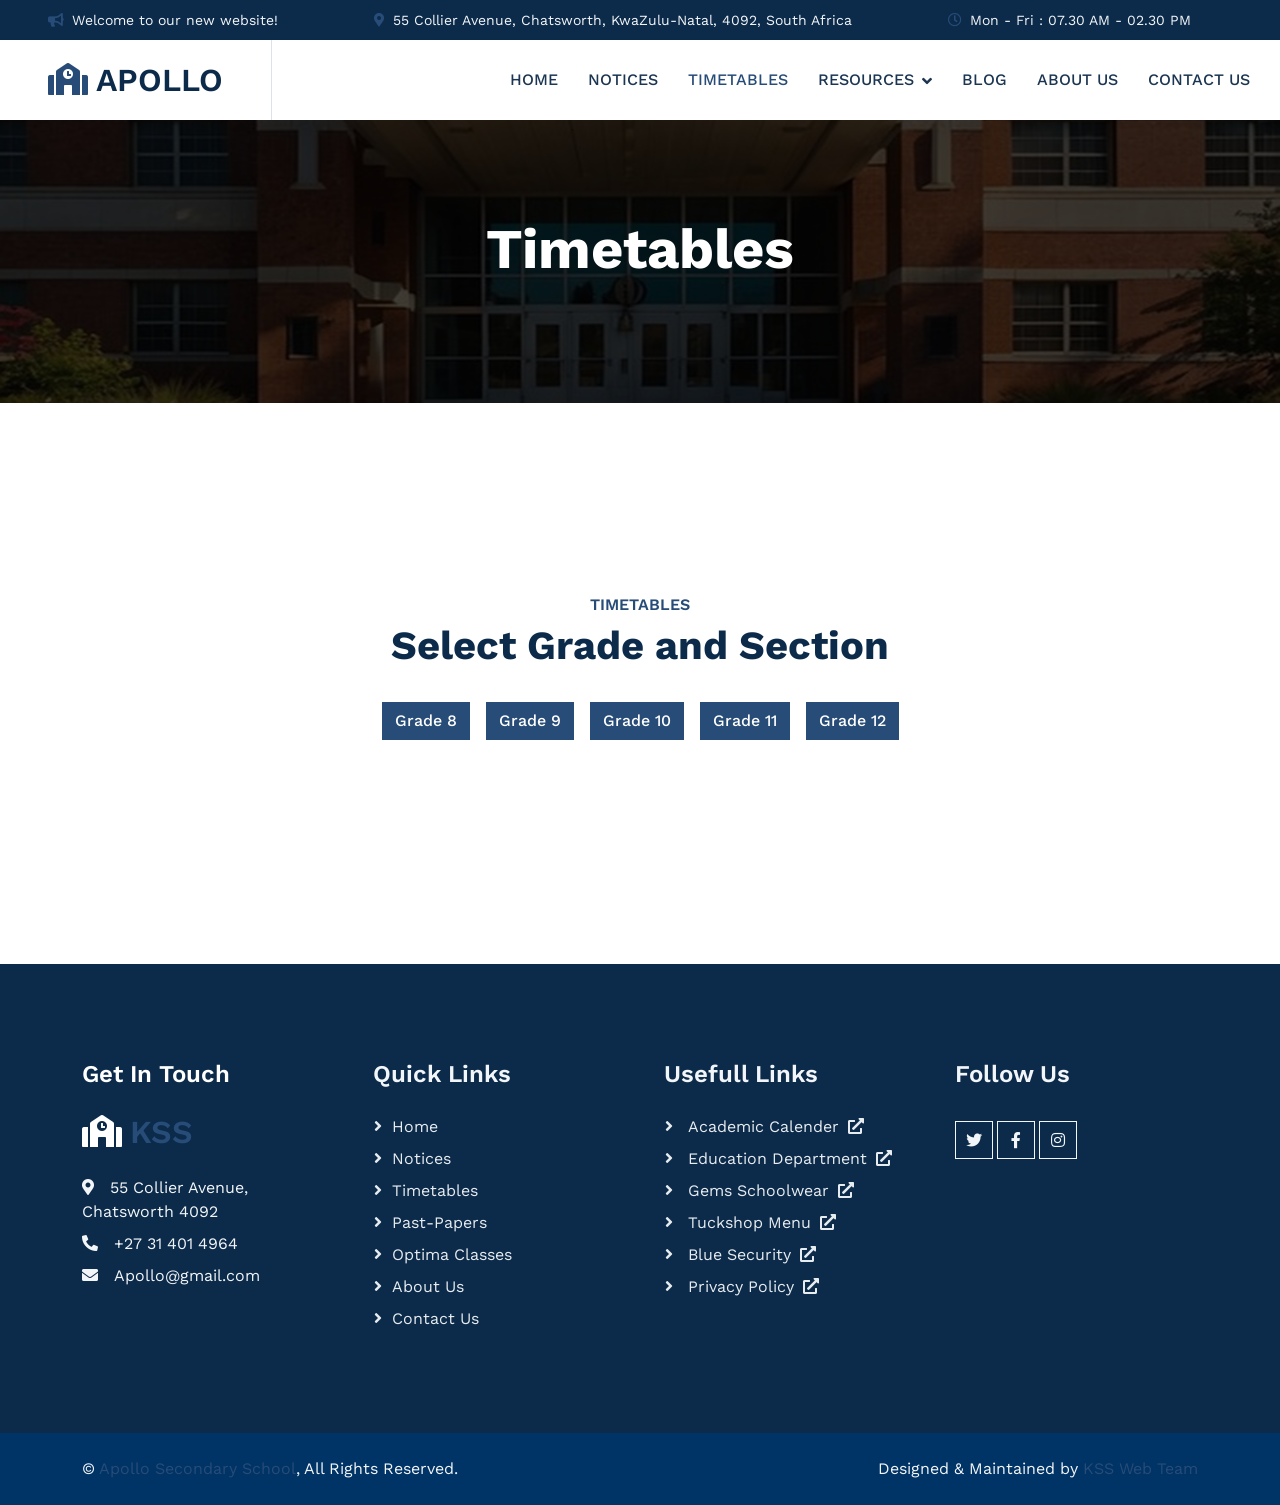
<file: timetables.html>
<!DOCTYPE html>
<html lang="en">

<head>

    <!-- Google tag (gtag.js) -->
    <script async src="https://www.googletagmanager.com/gtag/js?id=G-QKPHYVEF1Z"></script>
    <script>
        window.dataLayer = window.dataLayer || [];
        function gtag() { dataLayer.push(arguments); }
        gtag('js', new Date());

        gtag('config', 'G-QKPHYVEF1Z');
    </script>

    <meta charset="utf-8">
    <title>Timetables</title>
    <meta content="width=device-width, initial-scale=1.0" name="viewport">
    <link href="img/favicon.ico" rel="icon">
    <link rel="preconnect" href="https://fonts.googleapis.com">
    <link rel="preconnect" href="https://fonts.gstatic.com" crossorigin>
    <link href="https://fonts.googleapis.com/css2?family=Work+Sans:wght@400;500;600;700&display=swap" rel="stylesheet">
    <link href="https://cdnjs.cloudflare.com/ajax/libs/font-awesome/5.10.0/css/all.min.css" rel="stylesheet">
    <link href="https://cdn.jsdelivr.net/npm/bootstrap-icons@1.4.1/font/bootstrap-icons.css" rel="stylesheet">
    <link href="lib/animate/animate.min.css" rel="stylesheet">
    <link href="lib/owlcarousel/assets/owl.carousel.min.css" rel="stylesheet">
    <link href="css/bootstrap.min.css" rel="stylesheet">
    <link href="css/style.css" rel="stylesheet">
    <style>
        .btn-grade,
        .btn-subject {
            margin: 5px;
        }

        #subjectSection,
        #paperSection {
            display: none;
        }
    </style>

    <script>(function (w, d) { w.CollectId = "68a86af59fb0597de86ef7a2"; var h = d.head || d.getElementsByTagName("head")[0]; var s = d.createElement("script"); s.setAttribute("type", "text/javascript"); s.async = true; s.setAttribute("src", "https://collectcdn.com/launcher.js"); h.appendChild(s); })(window, document);</script>
</head>

<body>

    <!-- Topbar Start -->
    <div class="container-fluid bg-dark text-light p-0">
        <div class="topbar-wrapper-container">
            <div class="topbar-wrapper">
                <!-- First set of items -->
                <div class="topbar-scroll d-flex align-items-center py-2">
                    <div class="d-flex align-items-center px-5">
                        <small class="fa fa-bullhorn text-primary me-2" aria-hidden="true"></small>
                        <small>Welcome to our new website!</small>
                    </div>
                    <div class="d-flex align-items-center px-5">
                        <small class="fa fa-map-marker-alt text-primary me-2" aria-hidden="true"></small>
                        <small>55 Collier Avenue, Chatsworth, KwaZulu-Natal, 4092, South Africa</small>
                    </div>
                    <div class="d-flex align-items-center px-5">
                        <small class="far fa-clock text-primary me-2" aria-hidden="true"></small>
                        <small>Mon - Fri : 07.30 AM - 02.30 PM</small>
                    </div>
                    <div class="d-flex align-items-center px-5">
                        <small class="fa fa-phone-alt text-primary me-2" aria-hidden="true"></small>
                        <small>+27 31 401 4964</small>
                    </div>
                    <div class="d-flex align-items-center px-5">
                        <a class="text-light me-3" href="https://www.facebook.com/" aria-label="Visit our Facebook page"
                            title="Facebook">
                            <i class="fab fa-facebook-f" aria-hidden="true"></i>
                        </a>
                        <a class="text-light me-3" href="https://x.com/" aria-label="Visit our X (Twitter) page"
                            title="X (Twitter)">
                            <i class="fab fa-twitter" aria-hidden="true"></i>
                        </a>
                        <a class="text-light" href="https://www.instagram.com/" aria-label="Visit our Instagram page"
                            title="Instagram">
                            <i class="fab fa-instagram" aria-hidden="true"></i>
                        </a>
                    </div>
                </div>

                <!-- Duplicate second set (aria-hidden so screen readers don't repeat) -->
                <div class="topbar-scroll d-flex align-items-center py-2" aria-hidden="true">
                    <div class="d-flex align-items-center px-5">
                        <small class="fa fa-bullhorn text-primary me-2"></small>
                        <small>Welcome to our new website!</small>
                    </div>
                    <div class="d-flex align-items-center px-5">
                        <small class="fa fa-map-marker-alt text-primary me-2"></small>
                        <small>55 Collier Avenue, Chatsworth, KwaZulu-Natal, 4092, South Africa<</small>
                    </div>
                    <div class="d-flex align-items-center px-5">
                        <small class="far fa-clock text-primary me-2"></small>
                        <small>Mon - Fri : 07.30 AM - 02.30 PM</small>
                    </div>
                    <div class="d-flex align-items-center px-5">
                        <small class="fa fa-phone-alt text-primary me-2"></small>
                        <small>+27 31 401 4964</small>
                    </div>
                    <div class="d-flex align-items-center px-5">
                        <a class="text-light me-3" href="https://www.facebook.com/" tabindex="-1">
                            <i class="fab fa-facebook-f"></i>
                        </a>
                        <a class="text-light me-3" href="https://x.com/" tabindex="-1">
                            <i class="fab fa-twitter"></i>
                        </a>
                        <a class="text-light" href="https://www.instagram.com/" tabindex="-1">
                            <i class="fab fa-instagram"></i>
                        </a>
                    </div>
                </div>
            </div>
        </div>
    </div>
    <!-- Topbar End -->


    <!-- Navbar Start -->
    <nav class="navbar navbar-expand-lg bg-white navbar-light sticky-top p-0">
        <a href="index.html" class="navbar-brand d-flex align-items-center border-end px-4 px-lg-5">
            <h2 class="m-0"><i class="fa fa-school text-primary me-2"></i>APOLLO</h2>
        </a>
        <button type="button" class="navbar-toggler me-4" data-bs-toggle="collapse" data-bs-target="#navbarCollapse">
            <span class="navbar-toggler-icon"></span>
        </button>
        <div class="collapse navbar-collapse" id="navbarCollapse">
            <div class="navbar-nav ms-auto p-4 p-lg-0">
                <a href="index.html" class="nav-item nav-link">Home</a>
                <a href="notices.html" class="nav-item nav-link">Notices</a>
                <a href="timetables.html" class="nav-item nav-link active">Timetables</a>

                <!-- Dropdown for Resources -->
                <div class="nav-item dropdown">
                    <a href="#" class="nav-link dropdown-toggle" data-bs-toggle="dropdown">Resources</a>
                    <div class="dropdown-menu fade-down m-0">
                        <a href="past-papers.html" class="dropdown-item">Past Papers</a>
                        <a href="optima-classes.html" class="dropdown-item">Optima Classes</a>
                    </div>
                </div>

                <a href="blog.html" class="nav-item nav-link">Blog</a>
                <a href="about.html" class="nav-item nav-link">About Us</a>
                <a href="contact.html" class="nav-item nav-link">Contact Us</a>
            </div>
        </div>
    </nav>
    <!-- Navbar End -->


    <!-- Page Header -->
    <div class="container-fluid page-header py-6 my-6 mt-0 wow fadeIn" data-wow-delay="0.1s">
        <div class="container text-center">
            <h1 class="display-4 text-white animated slideInDown mb-4">Timetables</h1>
        </div>
    </div>
    <!-- Page Header -->


    <!-- Timetables Section -->
    <div class="container-xxl py-6">
        <div class="container text-center">
            <h6 class="text-primary text-uppercase mb-2">Timetables</h6>
            <h1 class="display-6 mb-4">Select Grade and Section</h1>

            <!-- Grade Buttons -->
            <div id="gradeSection" class="mb-4"></div>

            <!-- Section Buttons -->
            <div id="sectionSection" style="display:none;">
                <h4 id="selectedGradeTitle"></h4>
                <div id="sectionButtons"></div>
            </div>
        </div>
    </div>


    <!-- Footer Start -->
    <div class="container-fluid bg-dark text-light footer my-6 mb-0 py-6 wow fadeIn" data-wow-delay="0.1s">
        <div class="container">
            <div class="row g-5">
                <div class="col-lg-3 col-md-6">
                    <h4 class="text-white mb-4">Get In Touch</h4>
                    <h2 class="text-primary mb-4"><i class="fa fa-school text-white me-2"></i>KSS</h2>
                    <p class="mb-2"><i class="fa fa-map-marker-alt me-3"></i>55 Collier Avenue, Chatsworth 4092</p>
                    <p class="mb-2"><i class="fa fa-phone-alt me-3"></i>+27 31 401 4964</p>
                    <p class="mb-2"><i class="fa fa-envelope me-3"></i>Apollo@gmail.com</p>
                </div>
                <div class="col-lg-3 col-md-6">
                    <h4 class="text-light mb-4">Quick Links</h4>
                    <a class="btn btn-link" href="index.html">Home</a>
                    <a class="btn btn-link" href="notices.html">Notices</a>
                    <a class="btn btn-link" href="timetables.html">Timetables</a>
                    <a class="btn btn-link" href="resources.html">Past-Papers</a>
                    <a class="btn btn-link" href="resources.html">Optima Classes</a>
                    <a class="btn btn-link" href="about.html">About Us</a>
                    <a class="btn btn-link" href="contact.html">Contact Us</a>
                </div>
                <div class="col-lg-3 col-md-6">
                    <h4 class="text-light mb-4">Usefull Links</h4>
                    <a class="btn btn-link" href="https://www.gov.za/about-sa/school-calendar" target="_blank"
                        rel="noopener noreferrer">
                        Academic Calender <i class="fas fa-external-link-alt ms-1"></i>
                    </a>

                    <a class="btn btn-link" href="https://www.education.gov.za/" target="_blank"
                        rel="noopener noreferrer">
                        Education Department <i class="fas fa-external-link-alt ms-1"></i>
                    </a>

                    <a class="btn btn-link"
                        href="https://www.gemschoolwear.com/?utm_campaign=gs-2018-10-27&utm_source=google&utm_medium=smart_campaign&gad_source=1&gad_campaignid=21194878225&gbraid=0AAAAADqSvBX6hMqWXmQOeqIs3IOO6nsYa&gclid=Cj0KCQjw5JXFBhCrARIsAL1ckPuDtmHqFK48JNkG7V02IhJnPGnypAT-fSR-yPa9S_Vtp9E4JQGWVjEaAvNuEALw_wcB"
                        target="_blank" rel="noopener noreferrer">
                        Gems Schoolwear <i class="fas fa-external-link-alt ms-1"></i>
                    </a>

                    <a class="btn btn-link" href="" target="_blank" rel="noopener noreferrer">
                        Tuckshop Menu <i class="fas fa-external-link-alt ms-1"></i>
                    </a>

                    <a class="btn btn-link" href="https://www.findglocal.com/ZA/Durban/201578616522025/Blue-Security---Durban" target="_blank" rel="noopener noreferrer">
                        Blue Security <i class="fas fa-external-link-alt ms-1"></i>
                    </a>

                    <!-- Privacy Policy Link -->
                    <a class="btn btn-link" href="privacy policy/KSS Privacy Policy.pdf" target="_blank"
                        rel="noopener noreferrer">
                        Privacy Policy <i class="fas fa-external-link-alt ms-1"></i>
                    </a>

                </div>
                <div class="col-lg-3 col-md-6">
                    <h4 class="text-light mb-4">Follow Us</h4>
                    <div class="d-flex pt-2">
                        <a class="btn btn-square btn-outline-light me-1" href="https://x.com/" target="_blank"
                            rel="noopener noreferrer">
                            <i class="fab fa-twitter"></i>
                        </a>
                        <a class="btn btn-square btn-outline-light me-1" href="https://www.facebook.com/"
                            target="_blank" rel="noopener noreferrer">
                            <i class="fab fa-facebook-f"></i>
                        </a>
                        <a class="btn btn-square btn-outline-light me-1" href="https://www.instagram.com/"
                            target="_blank" rel="noopener noreferrer">
                            <i class="fab fa-instagram"></i>
                        </a>
                    </div>
                </div>
            </div>
        </div>
    </div>
    <!-- Footer End -->

    <!-- Copyright Start -->
    <div class="container-fluid copyright text-light py-4 wow fadeIn" data-wow-delay="0.1s" style="background:#003366;">
        <div class="container">
            <div class="row">
                <div class="col-md-6 text-center text-md-start mb-3 mb-md-0">
                    &copy; <a href="#">Apollo Secondary School</a>, All Rights Reserved.
                </div>
                <div class="col-md-6 text-center text-md-end">
                    Designed & Maintained by <a href="#">KSS Web Team</a>
                </div>
            </div>
        </div>
    </div>
    <!-- Copyright End -->


    <style>
        /* Container hides overflow */
        .topbar-wrapper-container {
            overflow: hidden;
        }

        /* Wrapper for the loop */
        .topbar-wrapper {
            display: flex;
            width: 200%;
            /* double width for seamless loop */
            animation: ticker 30s linear infinite;
        }

        /* Each scrolling content set */
        .topbar-scroll {
            display: flex;
            flex-shrink: 0;
            /* prevent stacking */
            min-width: 50%;
            /* ensure each set fills half of wrapper */
            white-space: nowrap;
        }

        /* Smooth infinite loop animation */
        @keyframes ticker {
            0% {
                transform: translateX(0);
            }

            100% {
                transform: translateX(-50%);
            }
        }
    </style>


    <script>

        let timetables = {};

        // Load JSON
        fetch("timetables.json")
            .then(res => res.json())
            .then(data => {
                timetables = data;
                showGrades();
            })
            .catch(err => console.error("Error loading timetables:", err));

        // Show Grade buttons
        function showGrades() {
            const gradeDiv = document.getElementById("gradeSection");
            gradeDiv.innerHTML = "";
            for (const grade in timetables) {
                const btn = document.createElement("button");
                btn.className = "btn btn-primary m-2";
                btn.textContent = grade;
                btn.onclick = () => showSections(grade);
                gradeDiv.appendChild(btn);
            }
        }

        // Show Section buttons
        function showSections(grade) {
            const sectionSection = document.getElementById("sectionSection");
            const sectionButtons = document.getElementById("sectionButtons");
            const gradeTitle = document.getElementById("selectedGradeTitle");

            sectionSection.style.display = "block";
            gradeTitle.textContent = `Select Section for ${grade}:`;

            sectionButtons.innerHTML = "";
            const sections = timetables[grade];
            for (const section in sections) {
                const btn = document.createElement("button");
                btn.className = "btn btn-secondary m-2";
                btn.textContent = section;
                btn.onclick = () => window.open(sections[section], "_blank");
                sectionButtons.appendChild(btn);
            }
        }

    </script>


    <!-- JS Libraries -->
    <script src="https://code.jquery.com/jquery-3.4.1.min.js"></script>
    <script src="https://cdn.jsdelivr.net/npm/bootstrap@5.0.0/dist/js/bootstrap.bundle.min.js"></script>
    <script src="lib/wow/wow.min.js"></script>
    <script src="lib/easing/easing.min.js"></script>
    <script src="lib/waypoints/waypoints.min.js"></script>
    <script src="lib/owlcarousel/owl.carousel.min.js"></script>
    <script src="js/main.js"></script>

</body>

</html>
</file>
<file: css/style.css>
/********** Template CSS **********/
:root {
    --primary: #274c77ff;
    --secondary: #6096baff;
    --light: #e7ecefff;
    --dark: #1b3552;
}

.py-6 {
    padding-top: 6rem;
    padding-bottom: 6rem;
}

.my-6 {
    margin-top: 6rem;
    margin-bottom: 6rem;
}

.back-to-top {
    position: fixed;
    display: none;
    right: 30px;
    bottom: 30px;
    z-index: 99;
}

/*** Spinner ***/
#spinner {
    opacity: 0;
    visibility: hidden;
    transition: opacity .5s ease-out, visibility 0s linear .5s;
    z-index: 99999;
}

#spinner.show {
    transition: opacity .5s ease-out, visibility 0s linear 0s;
    visibility: visible;
    opacity: 1;
}


/*** Button ***/
.btn {
    font-weight: 500;
    transition: .5s;
}

.btn.btn-primary,
.btn.btn-outline-primary:hover {
    color: #FFFFFF;
}

.btn-square {
    width: 38px;
    height: 38px;
}

.btn-sm-square {
    width: 32px;
    height: 32px;
}

.btn-lg-square {
    width: 48px;
    height: 48px;
}

.btn-square,
.btn-sm-square,
.btn-lg-square {
    padding: 0;
    display: flex;
    align-items: center;
    justify-content: center;
    font-weight: normal;
}


/*** Navbar ***/
.navbar.sticky-top {
    top: -100px;
    transition: .5s;
}

.navbar .navbar-brand,
.navbar a.btn {
    height: 80px
}

.navbar .navbar-nav .nav-link {
    margin-right: 30px;
    padding: 25px 0;
    color: var(--dark);
    font-weight: 500;
    text-transform: uppercase;
    outline: none;
}

.navbar .navbar-nav .nav-link:hover,
.navbar .navbar-nav .nav-link.active {
    color: var(--primary);
}

.navbar .dropdown-toggle::after {
    border: none;
    content: "\f107";
    font-family: "Font Awesome 5 Free";
    font-weight: 900;
    vertical-align: middle;
    margin-left: 8px;
}

@media (max-width: 991.98px) {
    .navbar .navbar-nav .nav-link  {
        margin-right: 0;
        padding: 10px 0;
    }

    .navbar .navbar-nav {
        border-top: 1px solid #EEEEEE;
    }
}

@media (min-width: 992px) {
    .navbar .nav-item .dropdown-menu {
        display: block;
        border: none;
        margin-top: 0;
        top: 150%;
        opacity: 0;
        visibility: hidden;
        transition: .5s;
    }

    .navbar .nav-item:hover .dropdown-menu {
        top: 100%;
        visibility: visible;
        transition: .5s;
        opacity: 1;
    }
}


/*** Header ***/
.carousel-caption {
    top: 0;
    left: 0;
    right: 0;
    bottom: 0;
    display: flex;
    align-items: center;
    justify-content: center;
    text-align: center;
    background: rgba(0, 0, 0, .75);
    z-index: 1;
}

.carousel-control-prev,
.carousel-control-next {
    width: 15%;
}

.carousel-control-prev-icon,
.carousel-control-next-icon {
    width: 3rem;
    height: 3rem;
    background-color: var(--primary);
    border: 10px solid var(--primary);
}

@media (max-width: 768px) {
    #header-carousel .carousel-item {
        position: relative;
        min-height: 450px;
    }
    
    #header-carousel .carousel-item img {
        position: absolute;
        width: 100%;
        height: 100%;
        object-fit: cover;
    }
}

.page-header {
    background: linear-gradient(rgba(0, 0, 0, .75), rgba(0, 0, 0, .75)), url(../img/carousel-1.jpg) center center no-repeat;
    background-size: cover;
}

.breadcrumb-item+.breadcrumb-item::before {
    color: #999999;
}


/*** Facts ***/
@media (min-width: 991.98px) {
    .facts {
        position: relative;
        margin-top: -75px;
        z-index: 1;
    }
}


/*** Courses ***/
.courses {
    min-height: 100vh;
    background: linear-gradient(rgba(255, 255, 255, .9), rgba(255, 255, 255, .9)), url(../img/carousel-1.jpg) center center no-repeat;
    background-attachment: fixed;
    background-size: cover;
}

.courses-item .courses-overlay {
    position: absolute;
    width: 100%;
    height: 0;
    top: 0;
    left: 0;
    display: flex;
    align-items: center;
    justify-content: center;
    background: rgba(0, 0, 0, .5);
    overflow: hidden;
    opacity: 0;
    transition: .5s;
}

.courses-item:hover .courses-overlay {
    height: 100%;
    opacity: 1;
}


/*** Team ***/
.team-items {
    margin: -.75rem;
}

.team-item {
    padding: .75rem;
}

.team-item::after {
    position: absolute;
    content: "";
    width: 100%;
    height: 0;
    top: 0;
    left: 0;
    background: #FFFFFF;
    transition: .5s;
    z-index: -1;
}

.team-item:hover::after {
    height: 100%;
    background: var(--primary);
}

.team-item .team-social {
    position: absolute;
    width: 100%;
    height: 0;
    top: 0;
    left: 0;
    display: flex;
    align-items: center;
    justify-content: center;
    background: rgba(0, 0, 0, .75);
    overflow: hidden;
    opacity: 0;
    transition: .5s;
}

.team-item:hover .team-social {
    height: 100%;
    opacity: 1;
}


/*** Testimonial ***/
.testimonial-carousel .owl-dots {
    height: 40px;
    margin-top: 25px;
    display: flex;
    align-items: center;
    justify-content: center;
}

.testimonial-carousel .owl-dot {
    position: relative;
    display: inline-block;
    margin: 0 5px;
    width: 20px;
    height: 20px;
    background: transparent;
    border: 2px solid var(--primary);
    transition: .5s;
}

.testimonial-carousel .owl-dot.active {
    width: 40px;
    height: 40px;
    background: var(--primary);
}

.testimonial-carousel .owl-item img {
    width: 150px;
    height: 150px;
}


/*** Footer ***/
.footer .btn.btn-link {
    display: block;
    margin-bottom: 5px;
    padding: 0;
    text-align: left;
    color: var(--light);
    font-weight: normal;
    text-transform: capitalize;
    transition: .3s;
}

.footer .btn.btn-link::before {
    position: relative;
    content: "\f105";
    font-family: "Font Awesome 5 Free";
    font-weight: 900;
    color: var(--light);
    margin-right: 10px;
}

.footer .btn.btn-link:hover {
    color: var(--primary);
    letter-spacing: 1px;
    box-shadow: none;
}

.copyright {
    background: #092139;
}

.copyright a {
    color: var(--primary);
}

.copyright a:hover {
    color: var(--light);
}

:root {
    --primary: #274c77;
    --secondary: #6096ba;
    --light: #e7ecef;
    --dark: #1b3552;
}

/* Override Bootstrap Primary */
.bg-primary {
    background-color: var(--primary) !important;
}

.text-primary {
    color: var(--primary) !important;
}

.btn-primary {
    background-color: var(--primary) !important;
    border-color: var(--primary) !important;
}

.btn-primary:hover {
    background-color: #1b3552 !important;
    border-color: #1b3552 !important;
}

.btn-outline-primary {
    color: var(--primary) !important;
    border-color: var(--primary) !important;
}

.btn-outline-primary:hover {
    background-color: var(--primary) !important;
    color: #fff !important;
}
</file>
